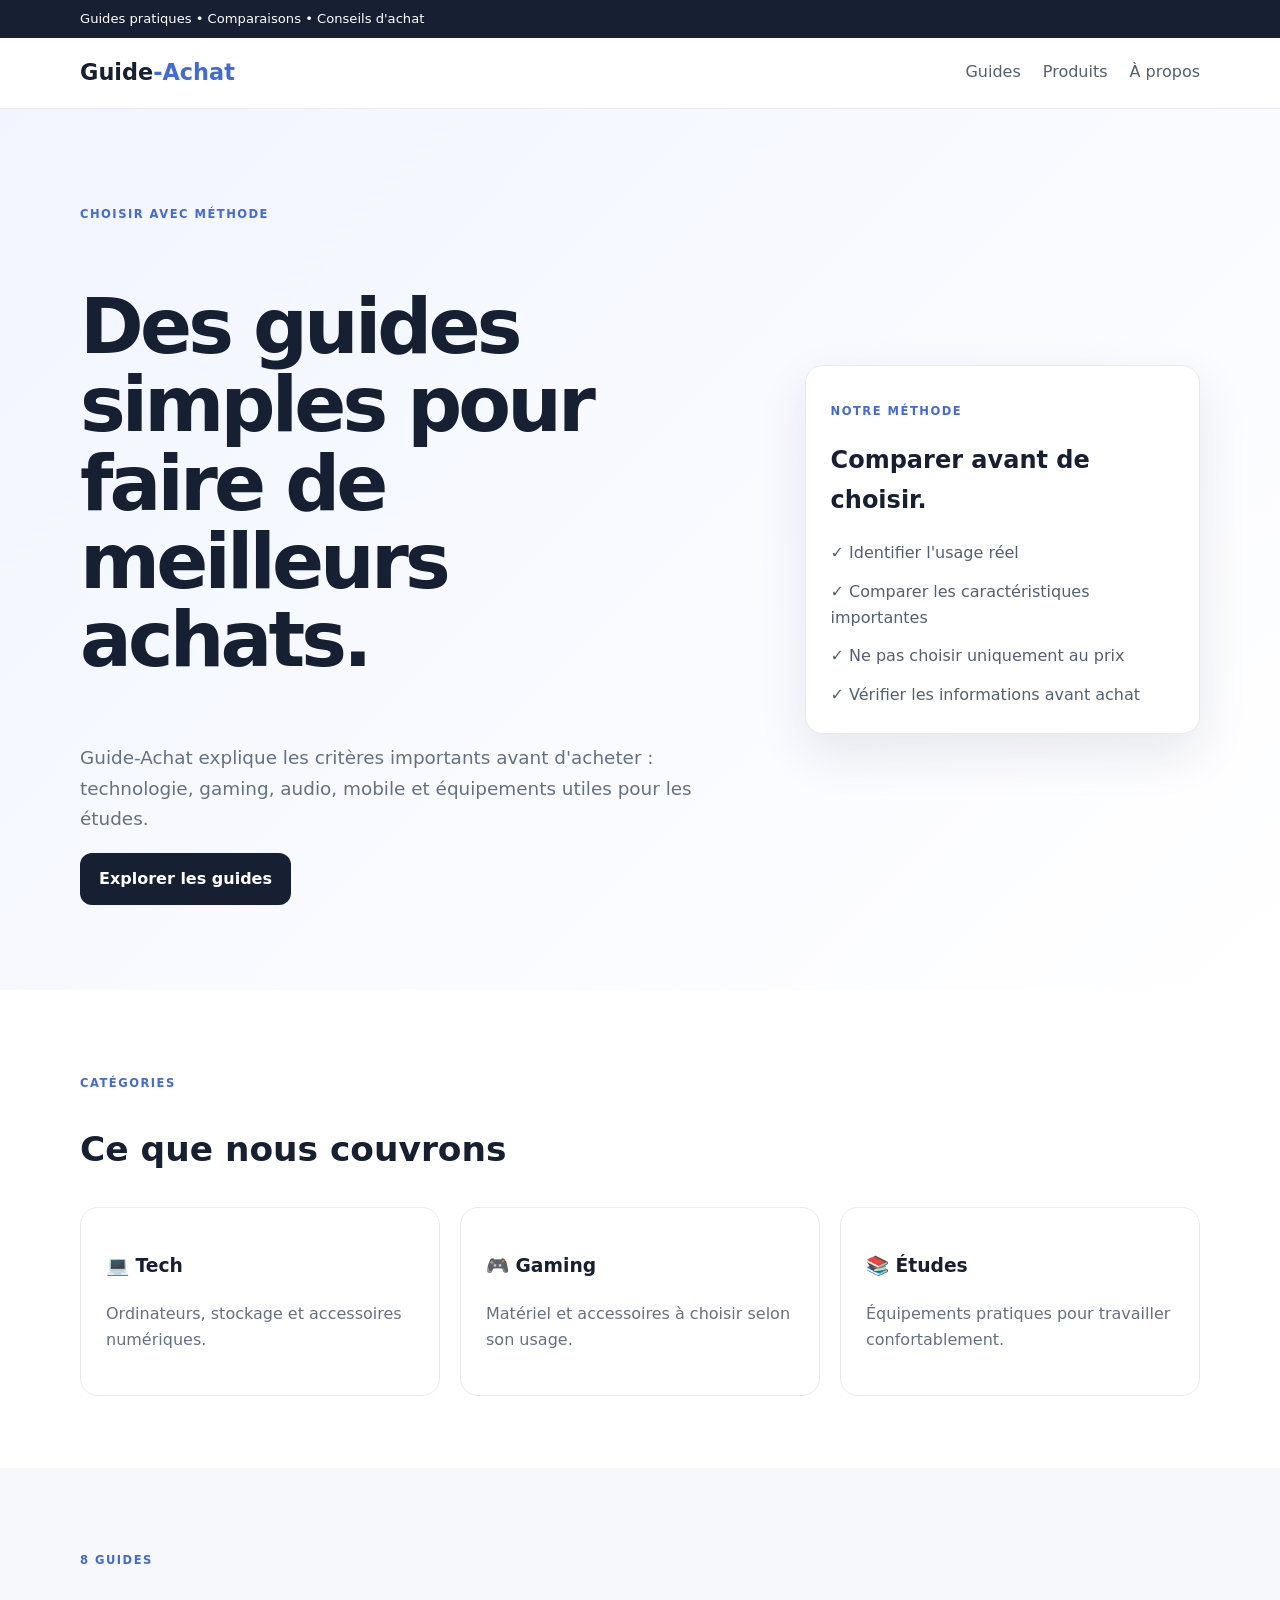
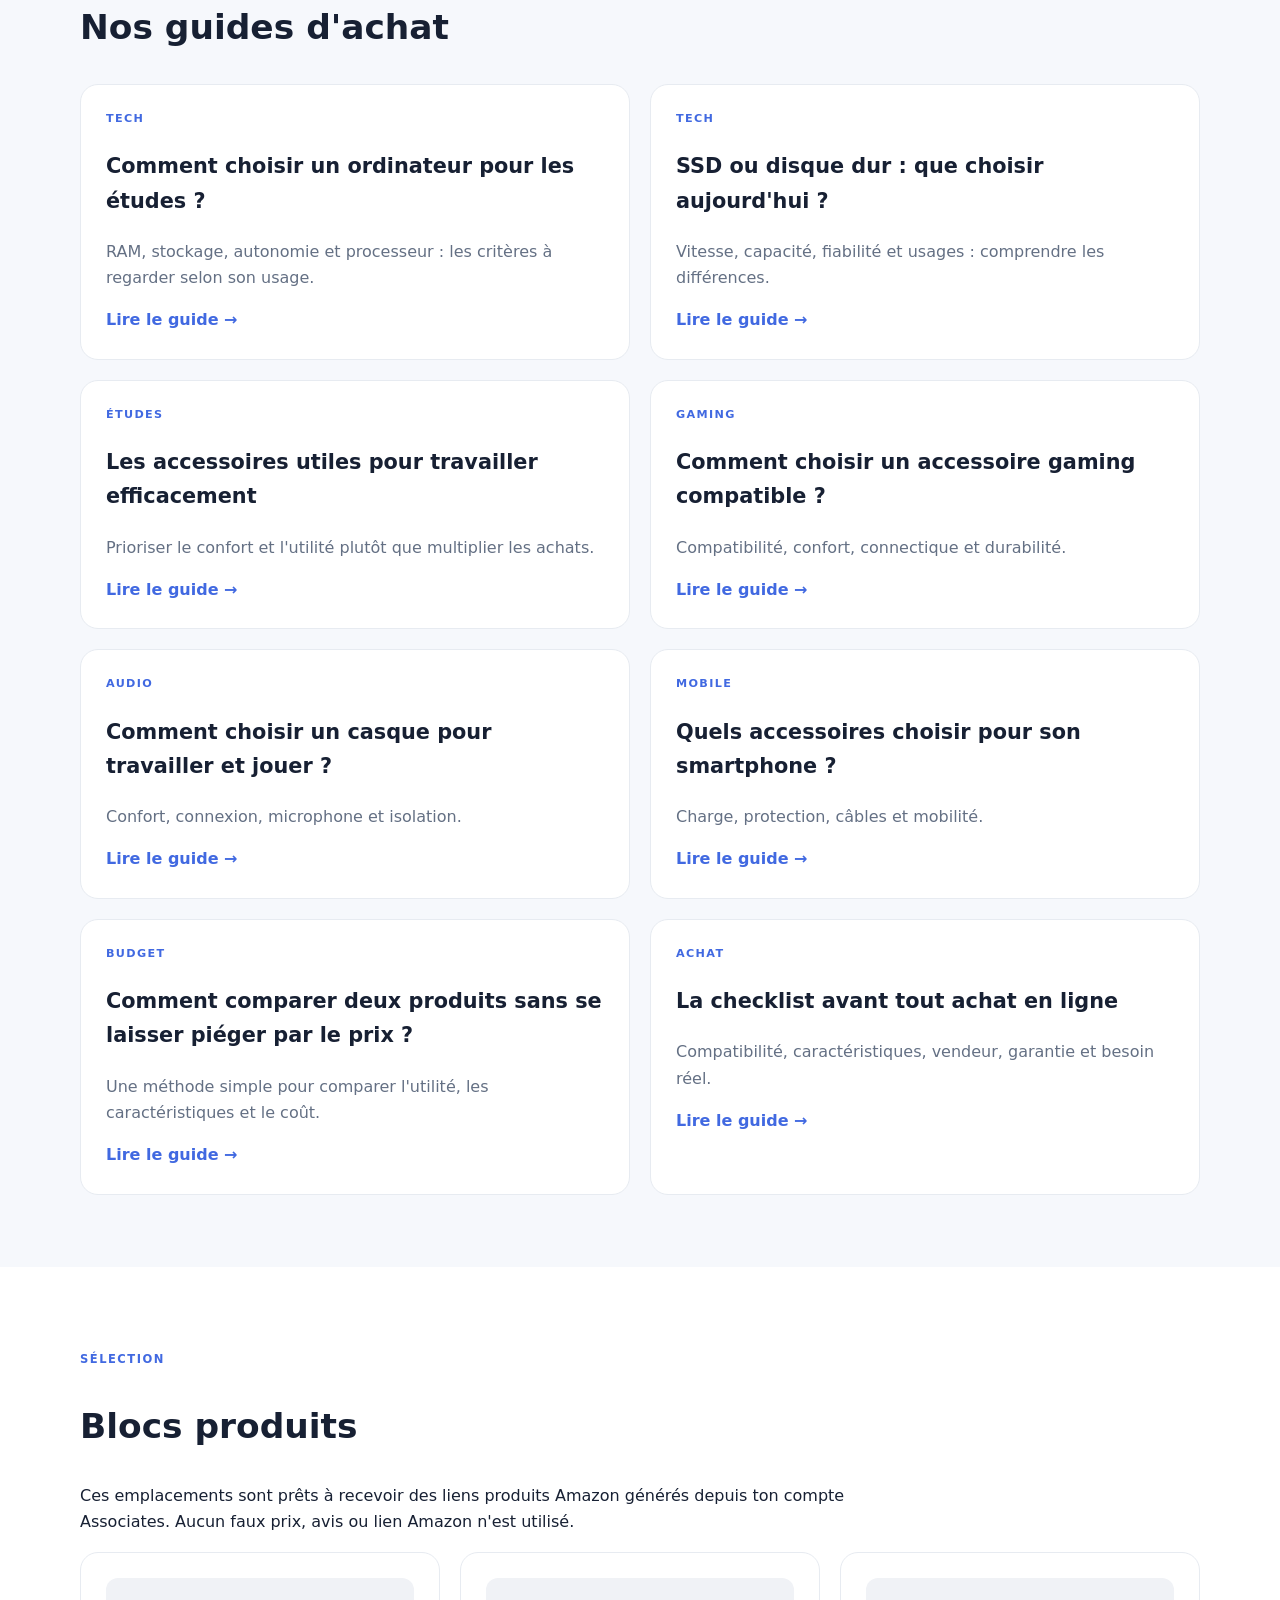
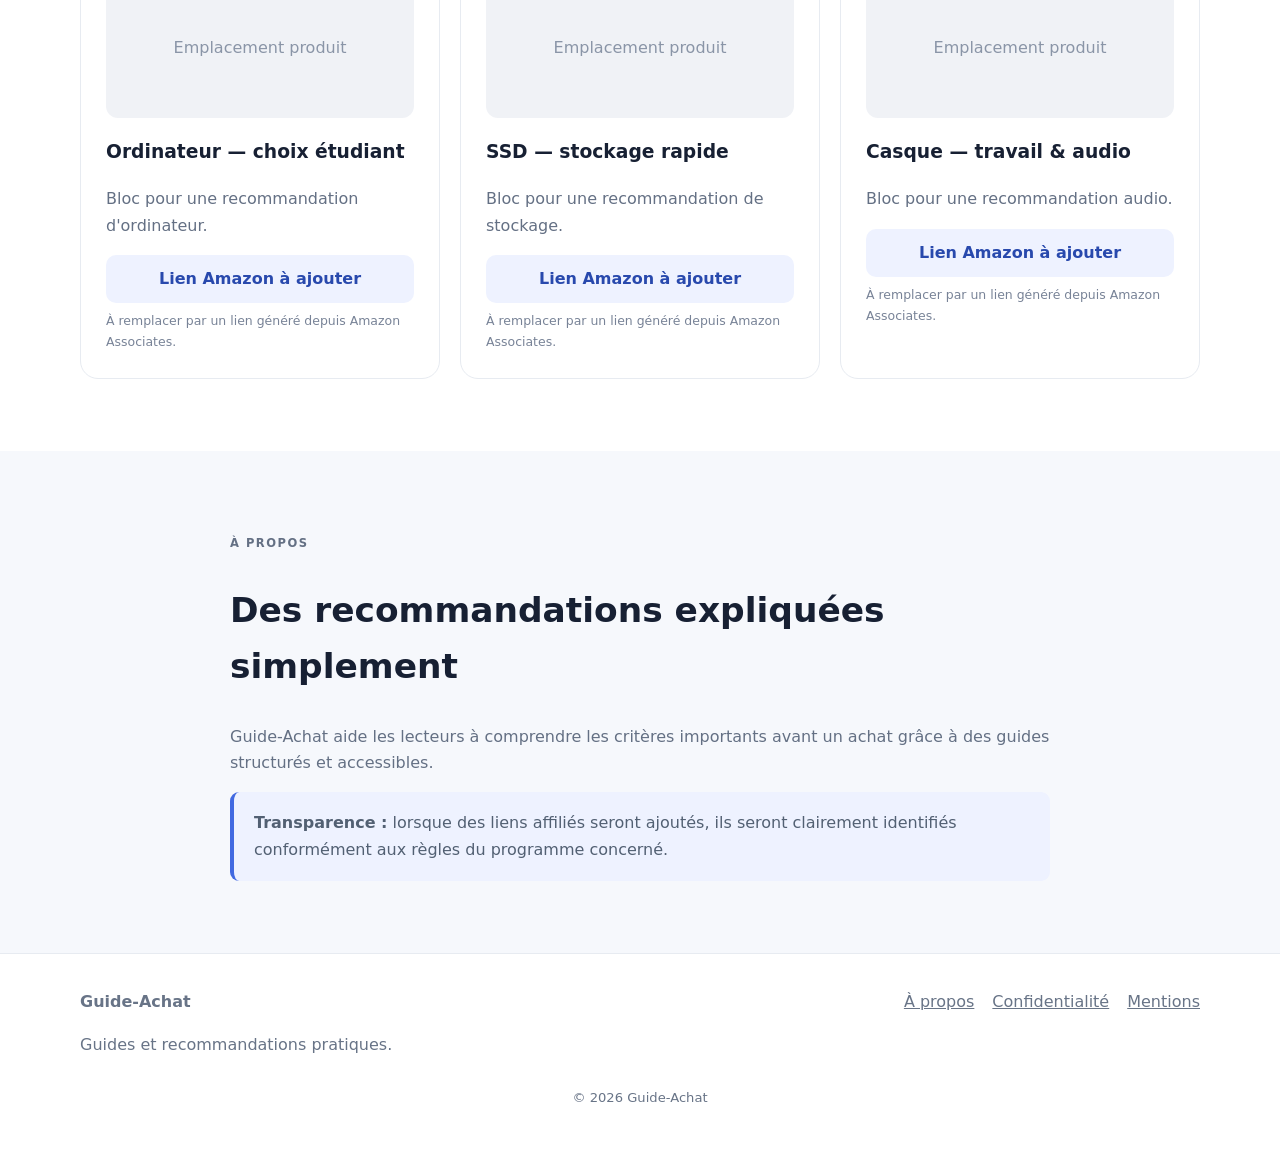
<file: index.html>
<!doctype html><html lang="fr"><head><meta charset="utf-8"><meta name="viewport" content="width=device-width,initial-scale=1"><title>Guide-Achat — Guides et recommandations</title><meta name="description" content="Guides pratiques pour mieux choisir ses produits tech, gaming, audio, mobile et équipements pour les études."><link rel="stylesheet" href="style.css"></head><body>
<div class="topbar"><div class="container">Guides pratiques • Comparaisons • Conseils d'achat</div></div>
<header class="site-header"><div class="container nav"><a class="logo" href="index.html">Guide<span>-Achat</span></a><nav class="navlinks"><a href="#guides">Guides</a><a href="#produits">Produits</a><a href="#apropos">À propos</a></nav></div></header>
<main>
<section class="hero"><div class="container hero-grid"><div><p class="eyebrow">Choisir avec méthode</p><h1>Des guides simples pour faire de meilleurs achats.</h1><p class="lead">Guide-Achat explique les critères importants avant d'acheter : technologie, gaming, audio, mobile et équipements utiles pour les études.</p><a class="button" href="#guides">Explorer les guides</a></div><div class="hero-panel"><p class="eyebrow">Notre méthode</p><h2>Comparer avant de choisir.</h2><div class="checks"><div class="check">✓ Identifier l'usage réel</div><div class="check">✓ Comparer les caractéristiques importantes</div><div class="check">✓ Ne pas choisir uniquement au prix</div><div class="check">✓ Vérifier les informations avant achat</div></div></div></div></section>
<section class="section"><div class="container"><p class="eyebrow">Catégories</p><h2>Ce que nous couvrons</h2><div class="cards"><article class="card"><h3>💻 Tech</h3><p>Ordinateurs, stockage et accessoires numériques.</p></article><article class="card"><h3>🎮 Gaming</h3><p>Matériel et accessoires à choisir selon son usage.</p></article><article class="card"><h3>📚 Études</h3><p>Équipements pratiques pour travailler confortablement.</p></article></div></div></section>
<section id="guides" class="section soft"><div class="container"><p class="eyebrow">8 guides</p><h2>Nos guides d'achat</h2><div class="articles"><article class="article"><div class="tag">TECH</div><h3>Comment choisir un ordinateur pour les études ?</h3><p>RAM, stockage, autonomie et processeur : les critères à regarder selon son usage.</p><a class="read" href="guide-ordinateur.html">Lire le guide →</a></article><article class="article"><div class="tag">TECH</div><h3>SSD ou disque dur : que choisir aujourd&#x27;hui ?</h3><p>Vitesse, capacité, fiabilité et usages : comprendre les différences.</p><a class="read" href="guide-stockage.html">Lire le guide →</a></article><article class="article"><div class="tag">ÉTUDES</div><h3>Les accessoires utiles pour travailler efficacement</h3><p>Prioriser le confort et l&#x27;utilité plutôt que multiplier les achats.</p><a class="read" href="guide-etudes.html">Lire le guide →</a></article><article class="article"><div class="tag">GAMING</div><h3>Comment choisir un accessoire gaming compatible ?</h3><p>Compatibilité, confort, connectique et durabilité.</p><a class="read" href="guide-gaming.html">Lire le guide →</a></article><article class="article"><div class="tag">AUDIO</div><h3>Comment choisir un casque pour travailler et jouer ?</h3><p>Confort, connexion, microphone et isolation.</p><a class="read" href="guide-casque.html">Lire le guide →</a></article><article class="article"><div class="tag">MOBILE</div><h3>Quels accessoires choisir pour son smartphone ?</h3><p>Charge, protection, câbles et mobilité.</p><a class="read" href="guide-mobile.html">Lire le guide →</a></article><article class="article"><div class="tag">BUDGET</div><h3>Comment comparer deux produits sans se laisser piéger par le prix ?</h3><p>Une méthode simple pour comparer l&#x27;utilité, les caractéristiques et le coût.</p><a class="read" href="guide-comparatif.html">Lire le guide →</a></article><article class="article"><div class="tag">ACHAT</div><h3>La checklist avant tout achat en ligne</h3><p>Compatibilité, caractéristiques, vendeur, garantie et besoin réel.</p><a class="read" href="guide-checklist.html">Lire le guide →</a></article></div></div></section>
<section id="produits" class="section"><div class="container"><p class="eyebrow">Sélection</p><h2>Blocs produits</h2><p class="narrow">Ces emplacements sont prêts à recevoir des liens produits Amazon générés depuis ton compte Associates. Aucun faux prix, avis ou lien Amazon n'est utilisé.</p><div class="product-grid"><article class="product"><div class="ph">Emplacement produit</div><h3>Ordinateur — choix étudiant</h3><p>Bloc pour une recommandation d&#x27;ordinateur.</p><a class="amazon-slot" href="#">Lien Amazon à ajouter</a><div class="amazon-note">À remplacer par un lien généré depuis Amazon Associates.</div></article><article class="product"><div class="ph">Emplacement produit</div><h3>SSD — stockage rapide</h3><p>Bloc pour une recommandation de stockage.</p><a class="amazon-slot" href="#">Lien Amazon à ajouter</a><div class="amazon-note">À remplacer par un lien généré depuis Amazon Associates.</div></article><article class="product"><div class="ph">Emplacement produit</div><h3>Casque — travail &amp; audio</h3><p>Bloc pour une recommandation audio.</p><a class="amazon-slot" href="#">Lien Amazon à ajouter</a><div class="amazon-note">À remplacer par un lien généré depuis Amazon Associates.</div></article></div></div></section>
<section id="apropos" class="section soft"><div class="container narrow"><p class="eyebrow">À propos</p><h2>Des recommandations expliquées simplement</h2><p>Guide-Achat aide les lecteurs à comprendre les critères importants avant un achat grâce à des guides structurés et accessibles.</p><div class="notice"><strong>Transparence :</strong> lorsque des liens affiliés seront ajoutés, ils seront clairement identifiés conformément aux règles du programme concerné.</div></div></section>
</main><footer><div class="container footer-grid"><div><strong>Guide-Achat</strong><p>Guides et recommandations pratiques.</p></div><div class="footer-links"><a href="a-propos.html">À propos</a><a href="confidentialite.html">Confidentialité</a><a href="mentions.html">Mentions</a></div></div><p class="copyright">© 2026 Guide-Achat</p></footer></body></html>
</file>
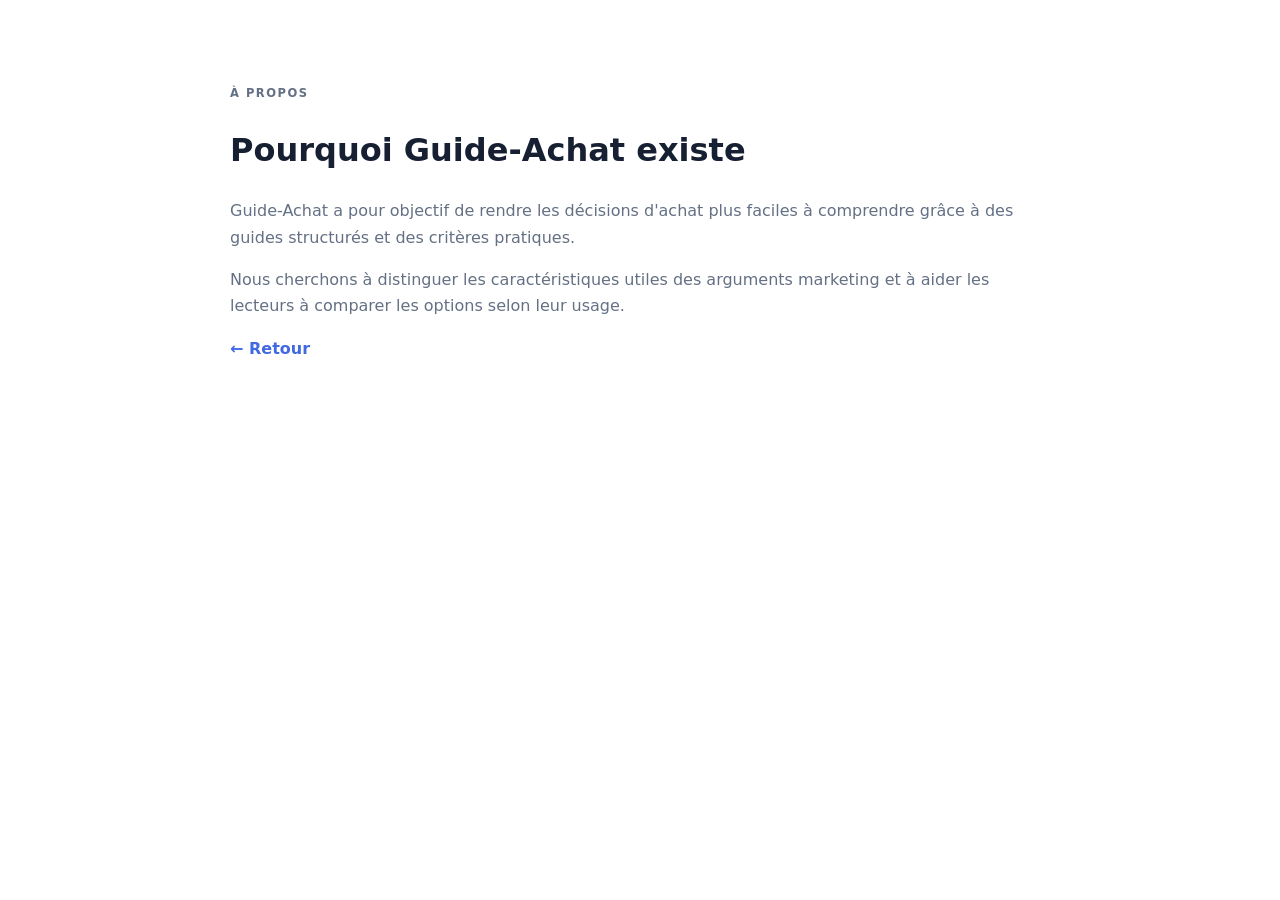
<file: a-propos.html>
<!doctype html><html lang="fr"><head><meta charset="utf-8"><meta name="viewport" content="width=device-width,initial-scale=1"><title>À propos — Guide-Achat</title><link rel="stylesheet" href="style.css"></head><body><main class="section"><div class="container narrow"><p class="eyebrow">À PROPOS</p><h1>Pourquoi Guide-Achat existe</h1><p>Guide-Achat a pour objectif de rendre les décisions d'achat plus faciles à comprendre grâce à des guides structurés et des critères pratiques.</p><p>Nous cherchons à distinguer les caractéristiques utiles des arguments marketing et à aider les lecteurs à comparer les options selon leur usage.</p><p><a class="back" href="index.html">← Retour</a></p></div></main></body></html>
</file>
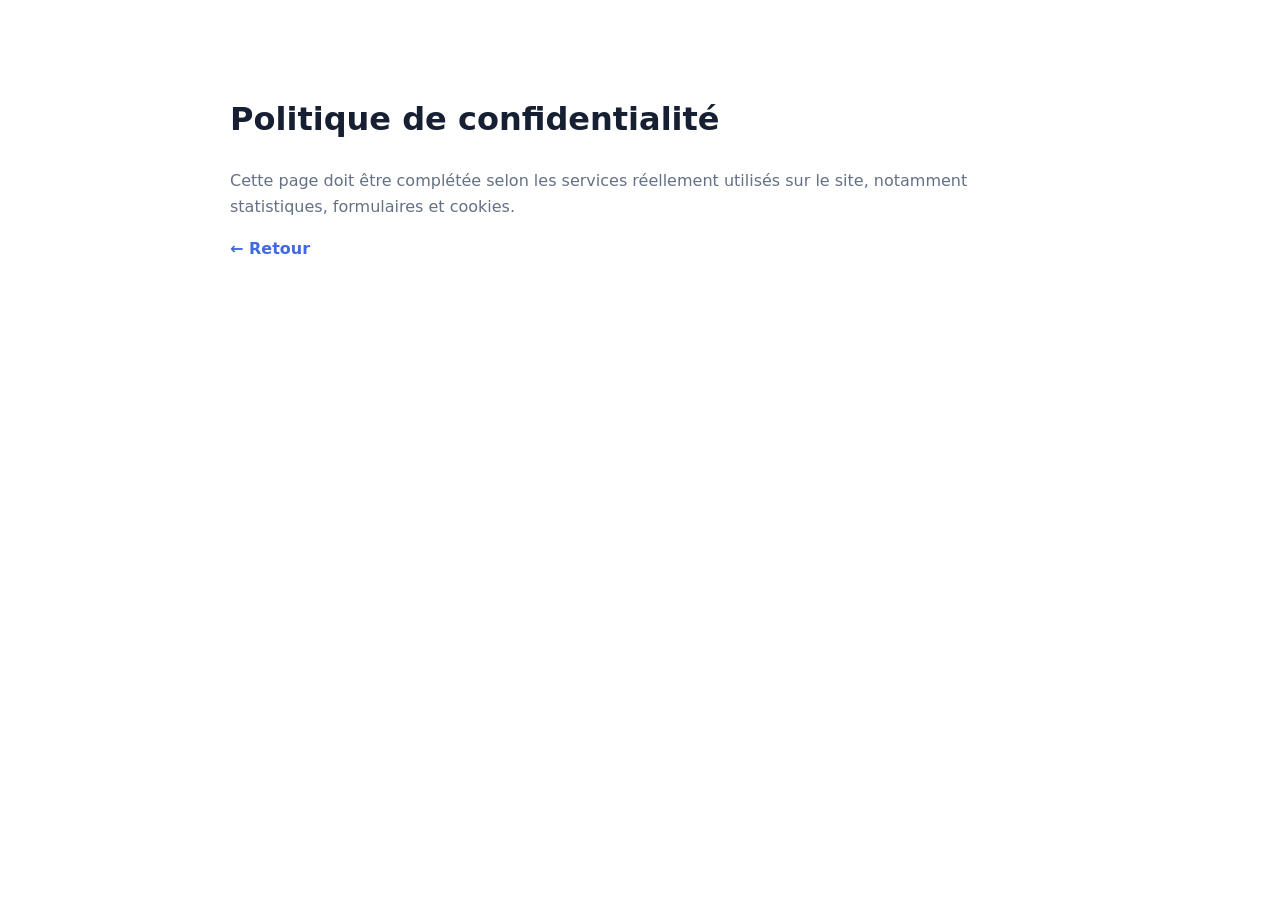
<file: confidentialite.html>
<!doctype html><html lang="fr"><head><meta charset="utf-8"><meta name="viewport" content="width=device-width,initial-scale=1"><title>Confidentialité — Guide-Achat</title><link rel="stylesheet" href="style.css"></head><body><main class="section"><div class="container narrow"><h1>Politique de confidentialité</h1><p>Cette page doit être complétée selon les services réellement utilisés sur le site, notamment statistiques, formulaires et cookies.</p><p><a class="back" href="index.html">← Retour</a></p></div></main></body></html>
</file>
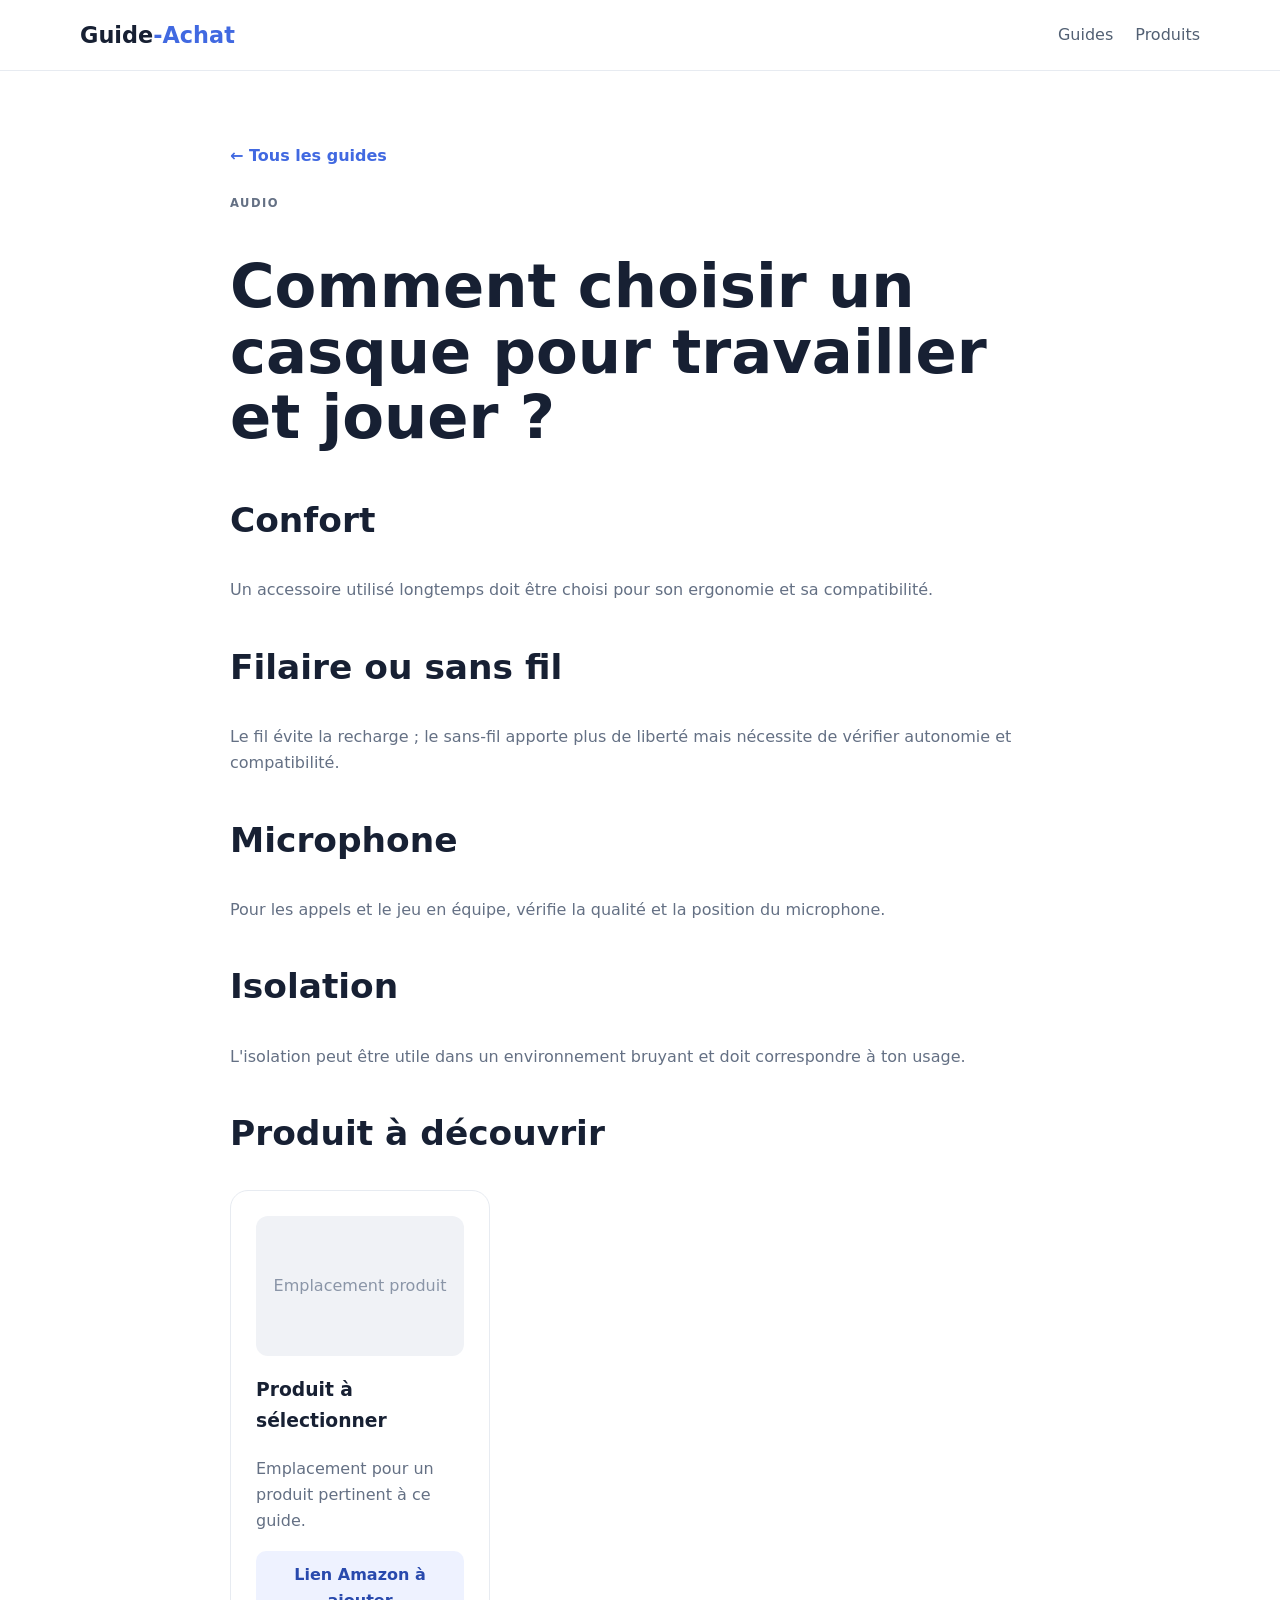
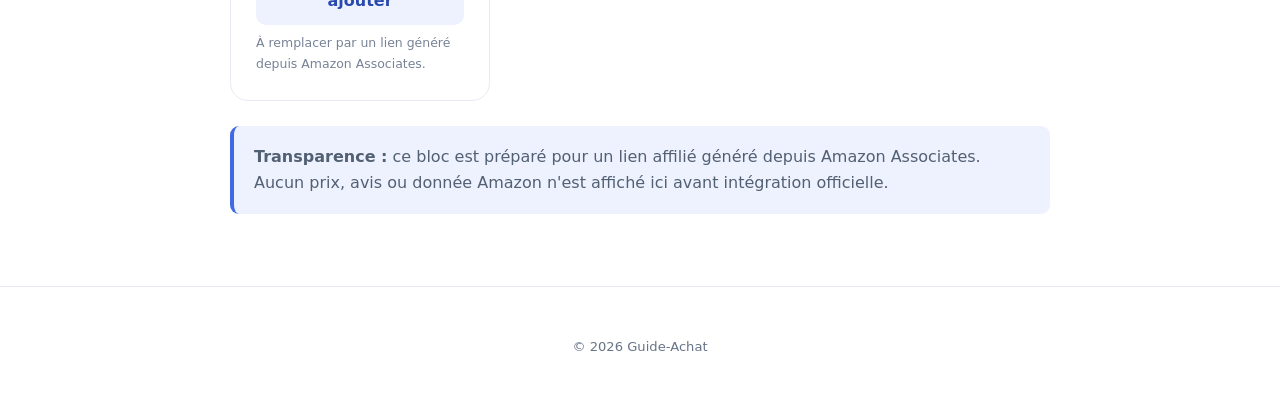
<file: guide-casque.html>
<!doctype html><html lang="fr"><head><meta charset="utf-8"><meta name="viewport" content="width=device-width,initial-scale=1"><title>Comment choisir un casque pour travailler et jouer ? — Guide-Achat</title><link rel="stylesheet" href="style.css"></head><body><header class="site-header"><div class="container nav"><a class="logo" href="index.html">Guide<span>-Achat</span></a><nav class="navlinks"><a href="index.html#guides">Guides</a><a href="index.html#produits">Produits</a></nav></div></header><main class="section article-page"><div class="container narrow"><a class="back" href="index.html#guides">← Tous les guides</a><p class="eyebrow" style="margin-top:25px">AUDIO</p><h1>Comment choisir un casque pour travailler et jouer ?</h1><h2>Confort</h2><p>Un accessoire utilisé longtemps doit être choisi pour son ergonomie et sa compatibilité.</p><h2>Filaire ou sans fil</h2><p>Le fil évite la recharge ; le sans-fil apporte plus de liberté mais nécessite de vérifier autonomie et compatibilité.</p><h2>Microphone</h2><p>Pour les appels et le jeu en équipe, vérifie la qualité et la position du microphone.</p><h2>Isolation</h2><p>L&#x27;isolation peut être utile dans un environnement bruyant et doit correspondre à ton usage.</p><h2>Produit à découvrir</h2><div class="product-grid"><article class="product"><div class="ph">Emplacement produit</div><h3>Produit à sélectionner</h3><p>Emplacement pour un produit pertinent à ce guide.</p><a class="amazon-slot" href="#">Lien Amazon à ajouter</a><div class="amazon-note">À remplacer par un lien généré depuis Amazon Associates.</div></article></div><div class="notice" style="margin-top:25px"><strong>Transparence :</strong> ce bloc est préparé pour un lien affilié généré depuis Amazon Associates. Aucun prix, avis ou donnée Amazon n'est affiché ici avant intégration officielle.</div></div></main><footer><p class="copyright">© 2026 Guide-Achat</p></footer></body></html>
</file>
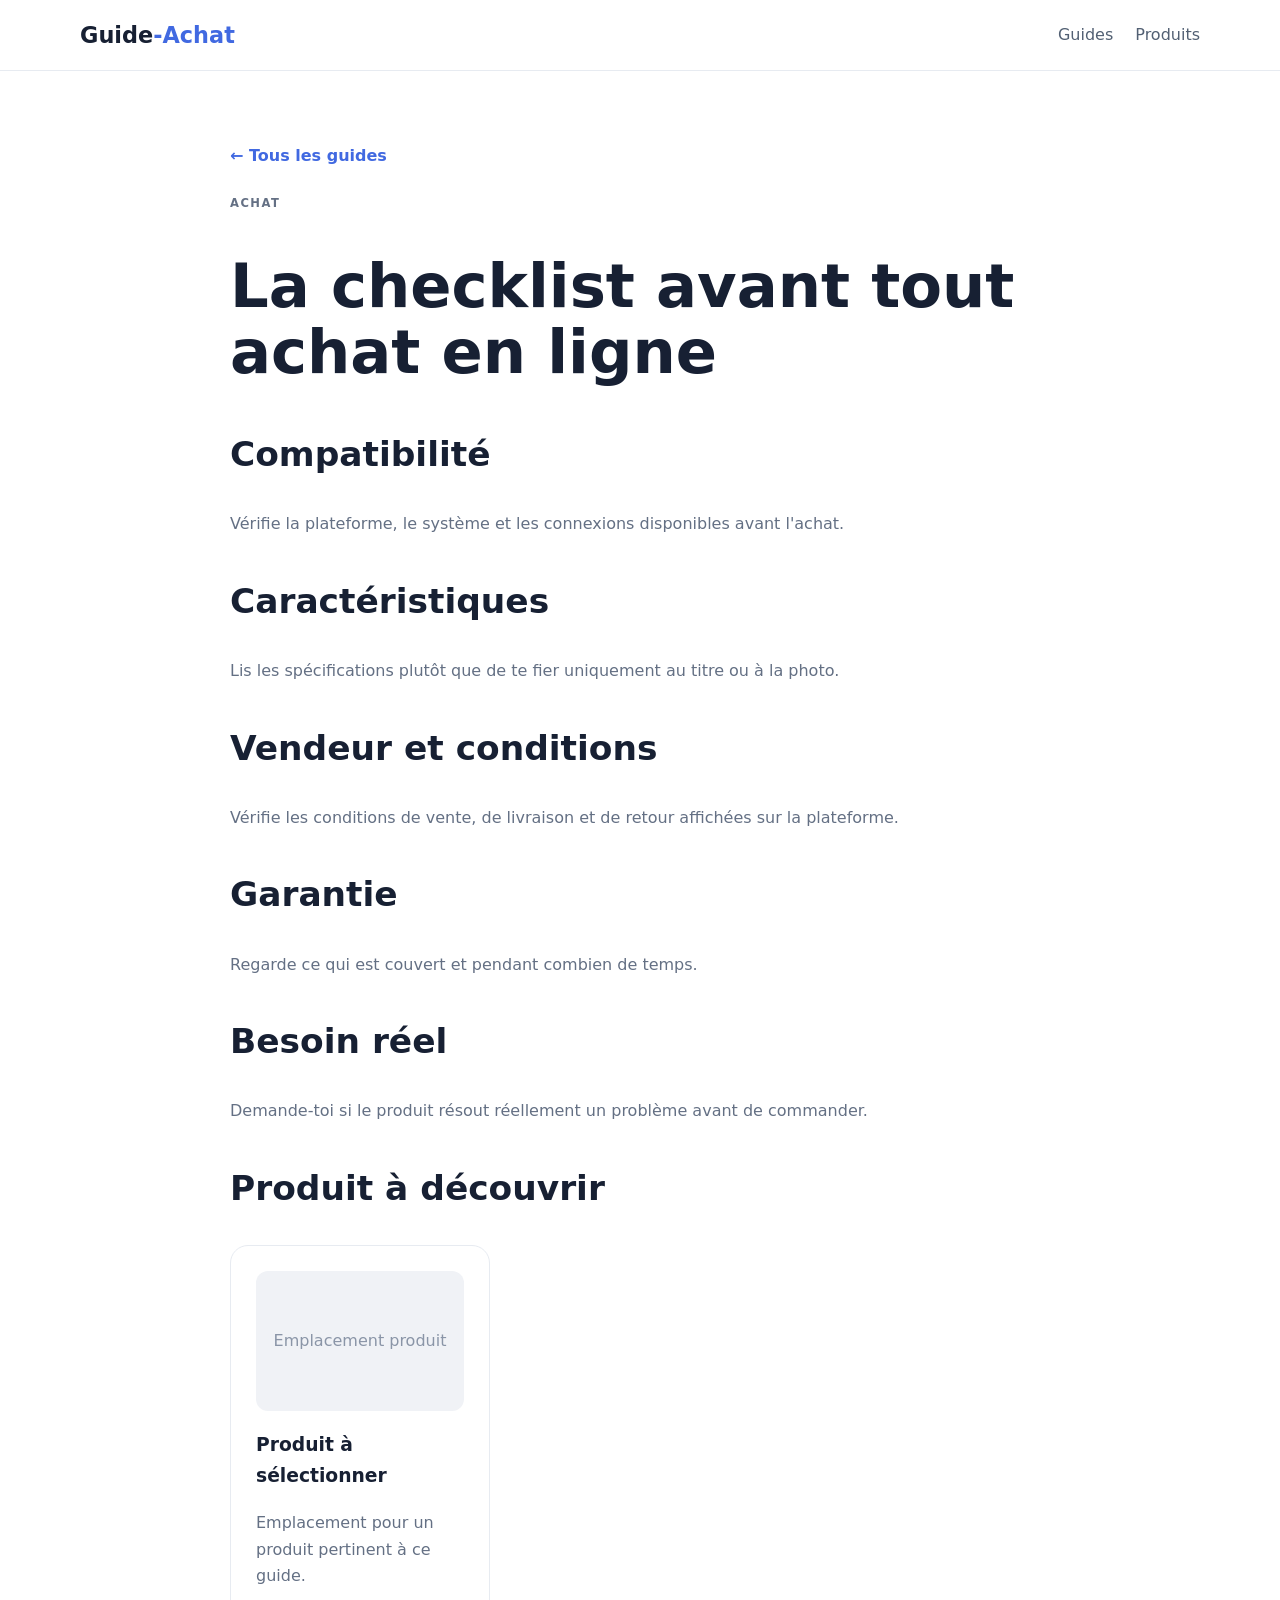
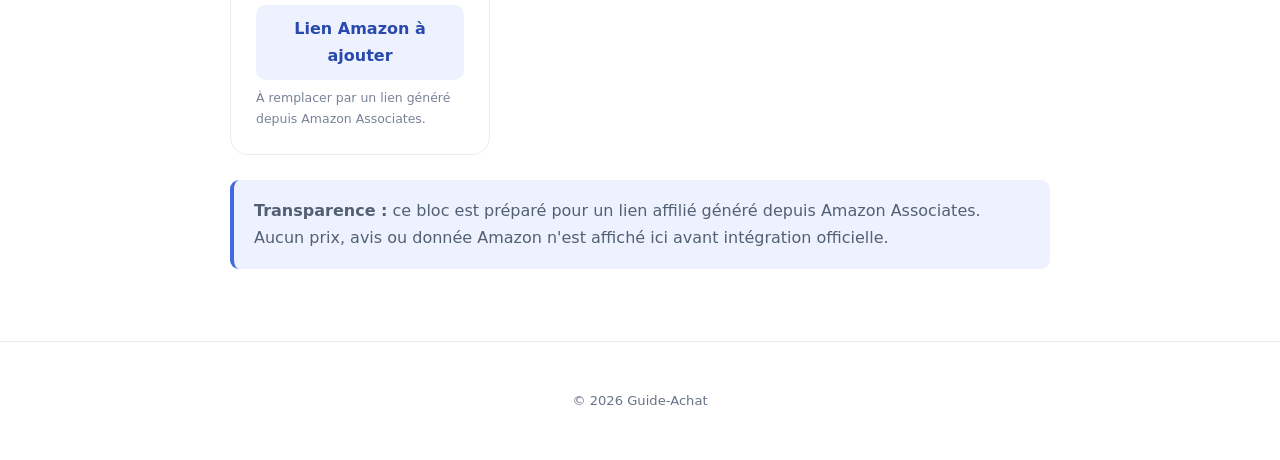
<file: guide-checklist.html>
<!doctype html><html lang="fr"><head><meta charset="utf-8"><meta name="viewport" content="width=device-width,initial-scale=1"><title>La checklist avant tout achat en ligne — Guide-Achat</title><link rel="stylesheet" href="style.css"></head><body><header class="site-header"><div class="container nav"><a class="logo" href="index.html">Guide<span>-Achat</span></a><nav class="navlinks"><a href="index.html#guides">Guides</a><a href="index.html#produits">Produits</a></nav></div></header><main class="section article-page"><div class="container narrow"><a class="back" href="index.html#guides">← Tous les guides</a><p class="eyebrow" style="margin-top:25px">ACHAT</p><h1>La checklist avant tout achat en ligne</h1><h2>Compatibilité</h2><p>Vérifie la plateforme, le système et les connexions disponibles avant l&#x27;achat.</p><h2>Caractéristiques</h2><p>Lis les spécifications plutôt que de te fier uniquement au titre ou à la photo.</p><h2>Vendeur et conditions</h2><p>Vérifie les conditions de vente, de livraison et de retour affichées sur la plateforme.</p><h2>Garantie</h2><p>Regarde ce qui est couvert et pendant combien de temps.</p><h2>Besoin réel</h2><p>Demande-toi si le produit résout réellement un problème avant de commander.</p><h2>Produit à découvrir</h2><div class="product-grid"><article class="product"><div class="ph">Emplacement produit</div><h3>Produit à sélectionner</h3><p>Emplacement pour un produit pertinent à ce guide.</p><a class="amazon-slot" href="#">Lien Amazon à ajouter</a><div class="amazon-note">À remplacer par un lien généré depuis Amazon Associates.</div></article></div><div class="notice" style="margin-top:25px"><strong>Transparence :</strong> ce bloc est préparé pour un lien affilié généré depuis Amazon Associates. Aucun prix, avis ou donnée Amazon n'est affiché ici avant intégration officielle.</div></div></main><footer><p class="copyright">© 2026 Guide-Achat</p></footer></body></html>
</file>
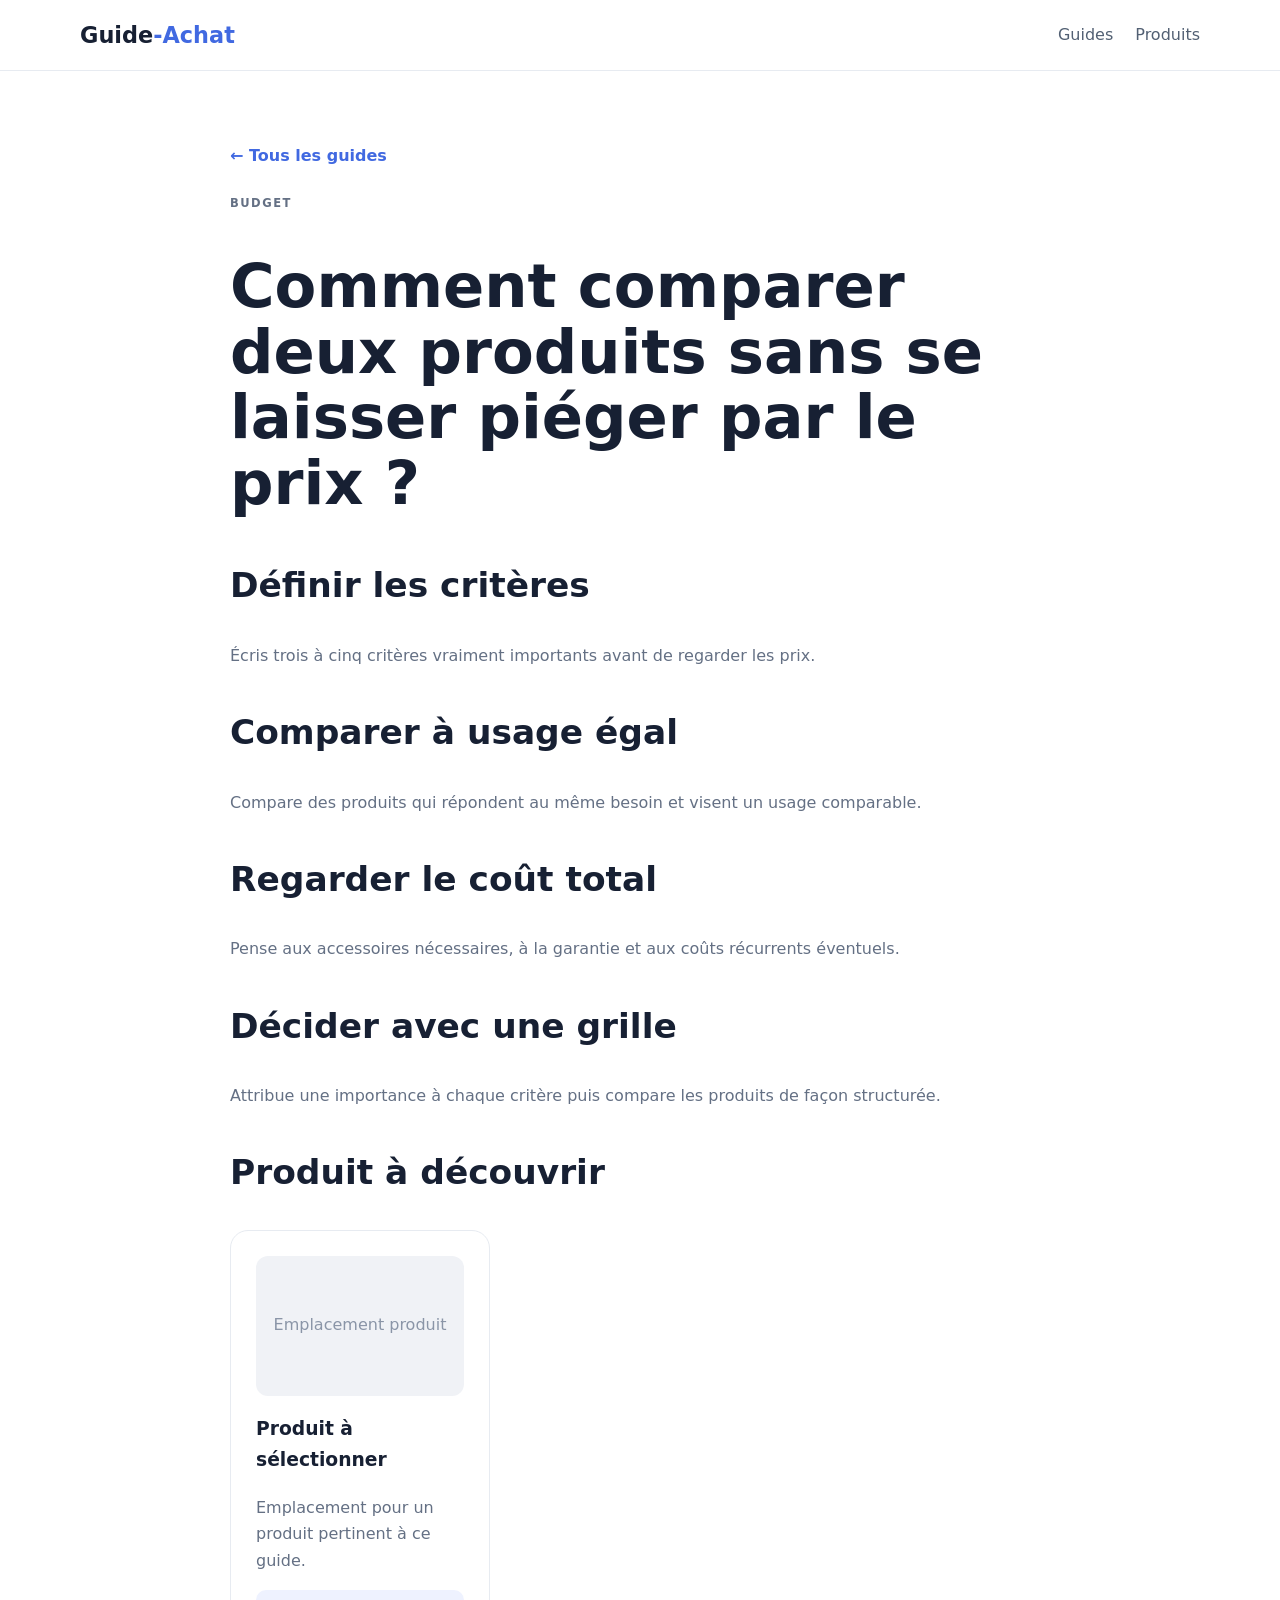
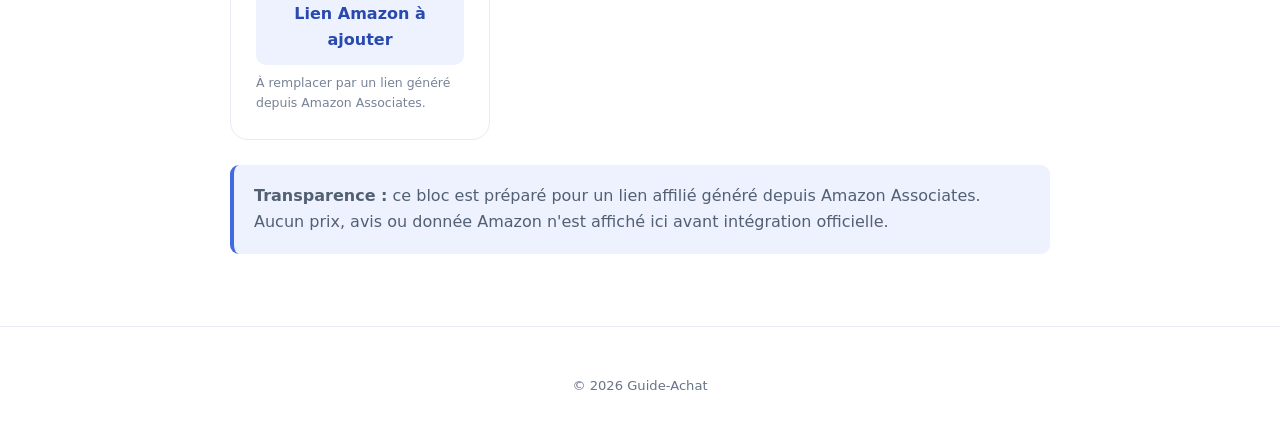
<file: guide-comparatif.html>
<!doctype html><html lang="fr"><head><meta charset="utf-8"><meta name="viewport" content="width=device-width,initial-scale=1"><title>Comment comparer deux produits sans se laisser piéger par le prix ? — Guide-Achat</title><link rel="stylesheet" href="style.css"></head><body><header class="site-header"><div class="container nav"><a class="logo" href="index.html">Guide<span>-Achat</span></a><nav class="navlinks"><a href="index.html#guides">Guides</a><a href="index.html#produits">Produits</a></nav></div></header><main class="section article-page"><div class="container narrow"><a class="back" href="index.html#guides">← Tous les guides</a><p class="eyebrow" style="margin-top:25px">BUDGET</p><h1>Comment comparer deux produits sans se laisser piéger par le prix ?</h1><h2>Définir les critères</h2><p>Écris trois à cinq critères vraiment importants avant de regarder les prix.</p><h2>Comparer à usage égal</h2><p>Compare des produits qui répondent au même besoin et visent un usage comparable.</p><h2>Regarder le coût total</h2><p>Pense aux accessoires nécessaires, à la garantie et aux coûts récurrents éventuels.</p><h2>Décider avec une grille</h2><p>Attribue une importance à chaque critère puis compare les produits de façon structurée.</p><h2>Produit à découvrir</h2><div class="product-grid"><article class="product"><div class="ph">Emplacement produit</div><h3>Produit à sélectionner</h3><p>Emplacement pour un produit pertinent à ce guide.</p><a class="amazon-slot" href="#">Lien Amazon à ajouter</a><div class="amazon-note">À remplacer par un lien généré depuis Amazon Associates.</div></article></div><div class="notice" style="margin-top:25px"><strong>Transparence :</strong> ce bloc est préparé pour un lien affilié généré depuis Amazon Associates. Aucun prix, avis ou donnée Amazon n'est affiché ici avant intégration officielle.</div></div></main><footer><p class="copyright">© 2026 Guide-Achat</p></footer></body></html>
</file>
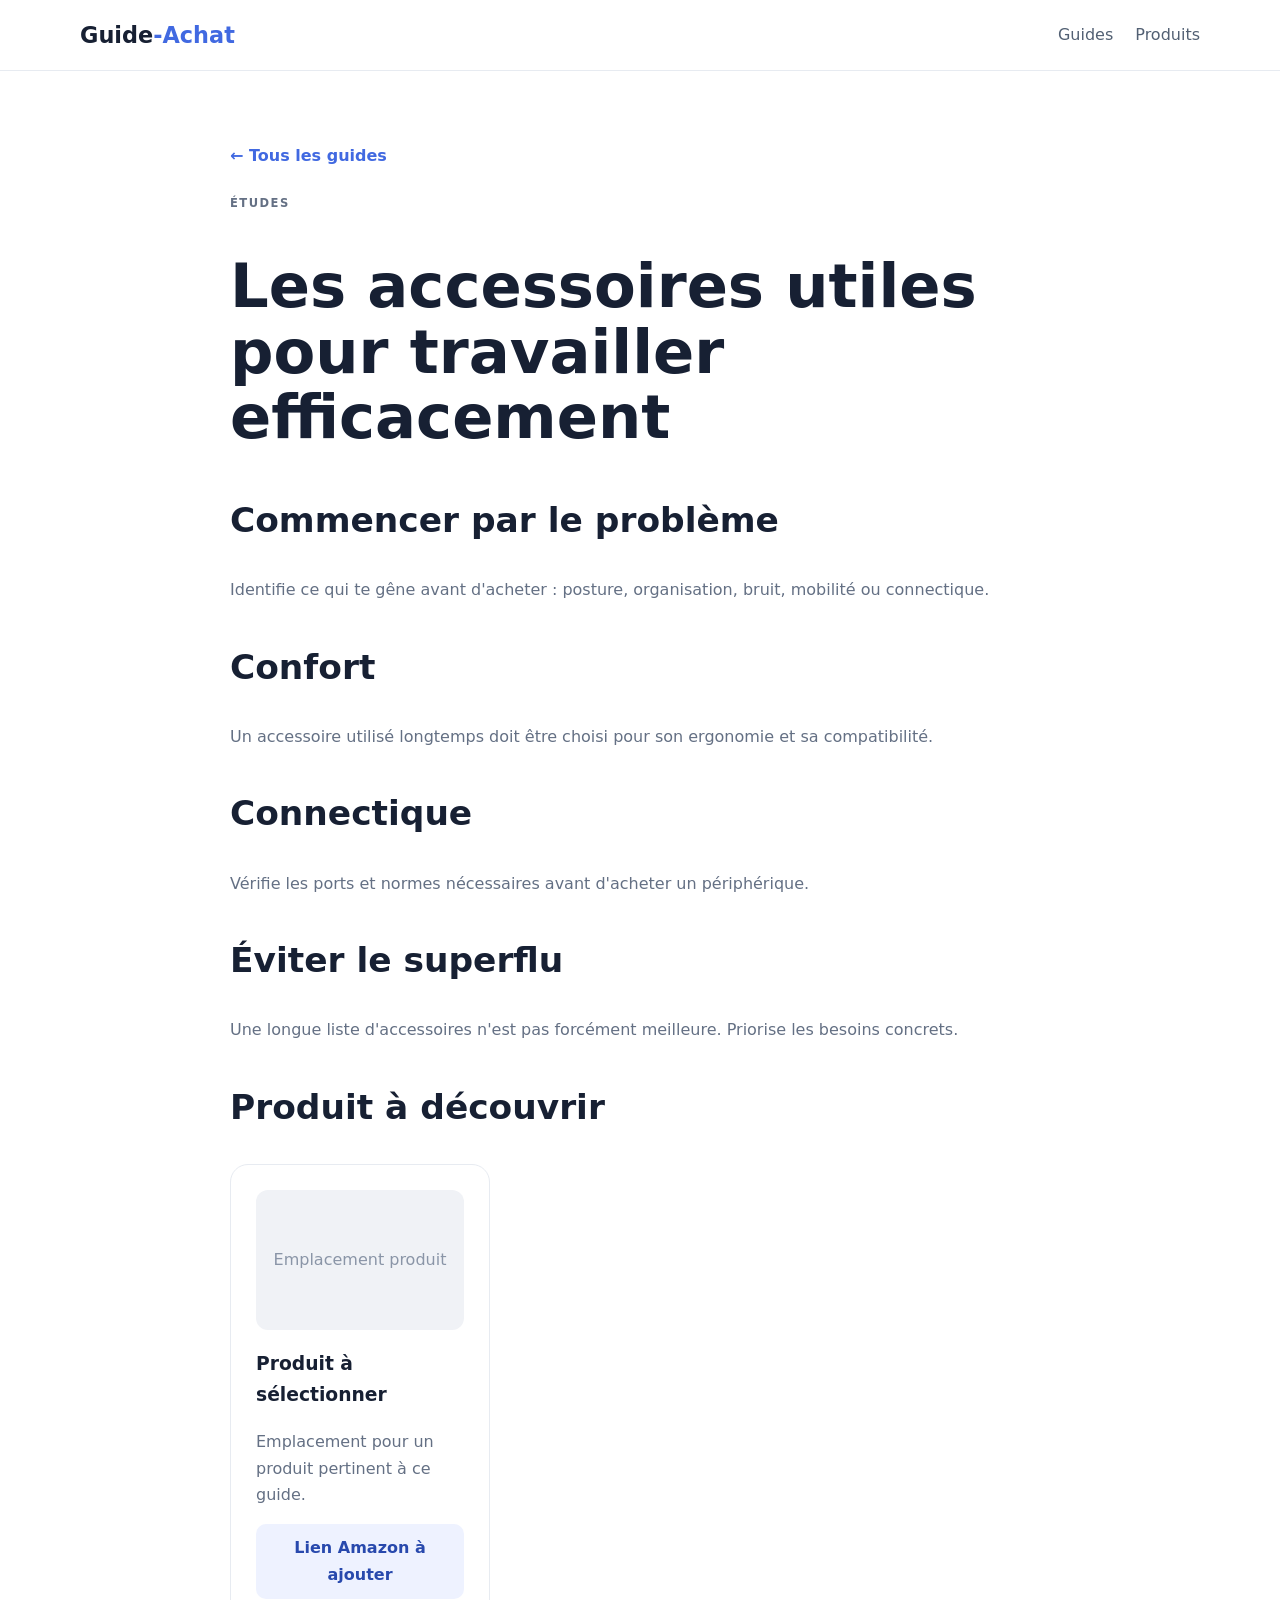
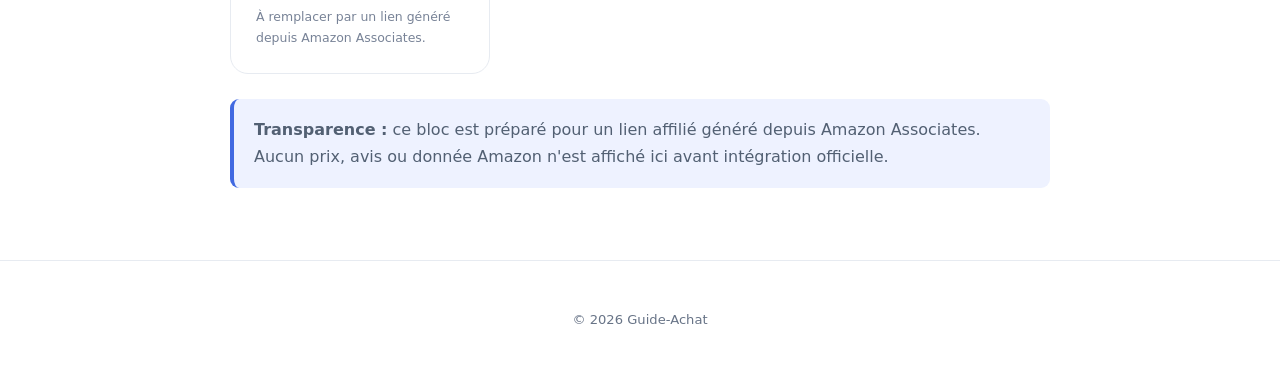
<file: guide-etudes.html>
<!doctype html><html lang="fr"><head><meta charset="utf-8"><meta name="viewport" content="width=device-width,initial-scale=1"><title>Les accessoires utiles pour travailler efficacement — Guide-Achat</title><link rel="stylesheet" href="style.css"></head><body><header class="site-header"><div class="container nav"><a class="logo" href="index.html">Guide<span>-Achat</span></a><nav class="navlinks"><a href="index.html#guides">Guides</a><a href="index.html#produits">Produits</a></nav></div></header><main class="section article-page"><div class="container narrow"><a class="back" href="index.html#guides">← Tous les guides</a><p class="eyebrow" style="margin-top:25px">ÉTUDES</p><h1>Les accessoires utiles pour travailler efficacement</h1><h2>Commencer par le problème</h2><p>Identifie ce qui te gêne avant d&#x27;acheter : posture, organisation, bruit, mobilité ou connectique.</p><h2>Confort</h2><p>Un accessoire utilisé longtemps doit être choisi pour son ergonomie et sa compatibilité.</p><h2>Connectique</h2><p>Vérifie les ports et normes nécessaires avant d&#x27;acheter un périphérique.</p><h2>Éviter le superflu</h2><p>Une longue liste d&#x27;accessoires n&#x27;est pas forcément meilleure. Priorise les besoins concrets.</p><h2>Produit à découvrir</h2><div class="product-grid"><article class="product"><div class="ph">Emplacement produit</div><h3>Produit à sélectionner</h3><p>Emplacement pour un produit pertinent à ce guide.</p><a class="amazon-slot" href="#">Lien Amazon à ajouter</a><div class="amazon-note">À remplacer par un lien généré depuis Amazon Associates.</div></article></div><div class="notice" style="margin-top:25px"><strong>Transparence :</strong> ce bloc est préparé pour un lien affilié généré depuis Amazon Associates. Aucun prix, avis ou donnée Amazon n'est affiché ici avant intégration officielle.</div></div></main><footer><p class="copyright">© 2026 Guide-Achat</p></footer></body></html>
</file>
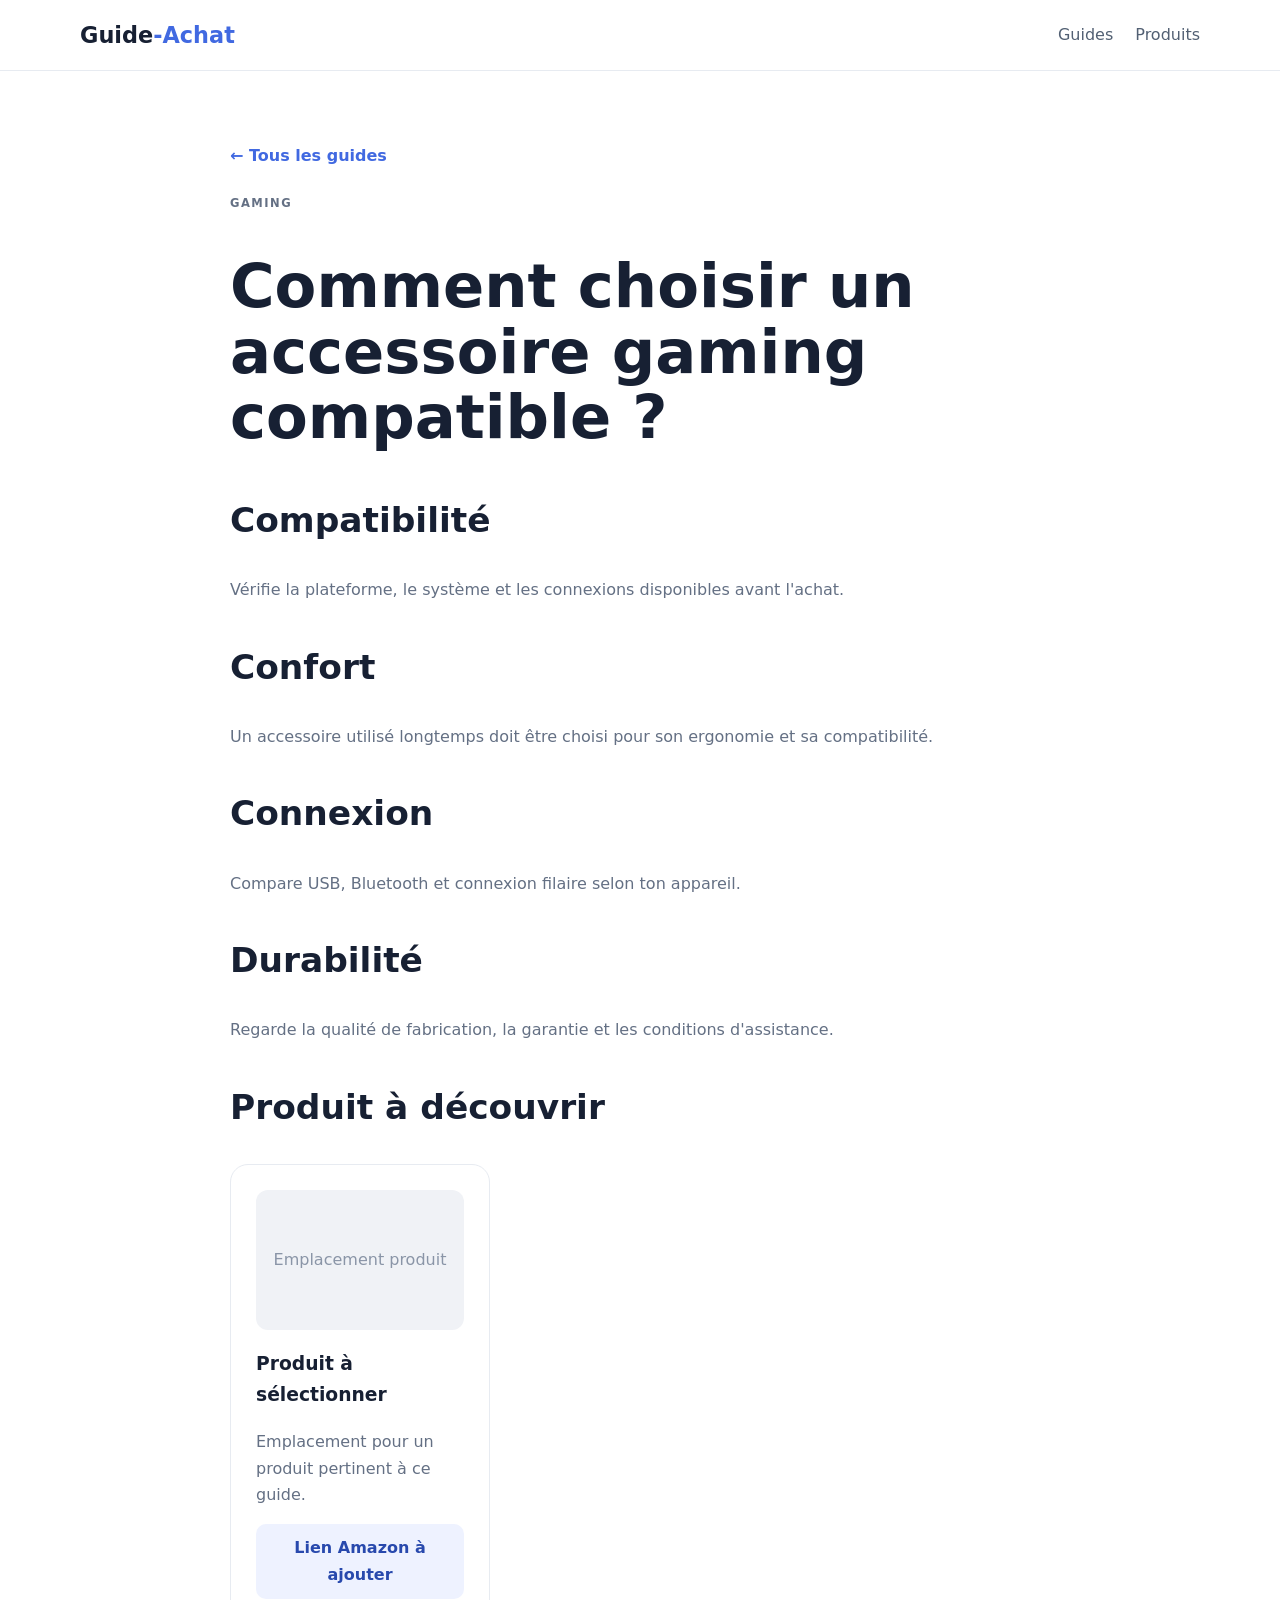
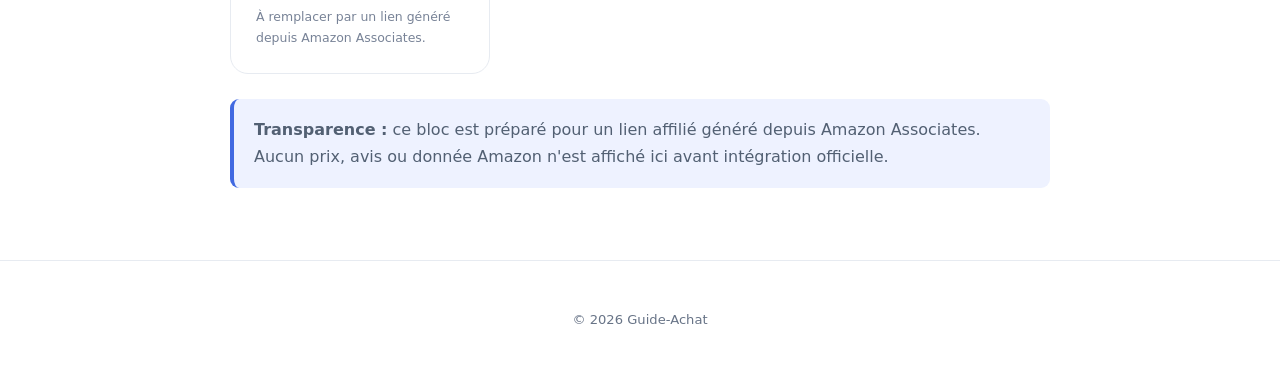
<file: guide-gaming.html>
<!doctype html><html lang="fr"><head><meta charset="utf-8"><meta name="viewport" content="width=device-width,initial-scale=1"><title>Comment choisir un accessoire gaming compatible ? — Guide-Achat</title><link rel="stylesheet" href="style.css"></head><body><header class="site-header"><div class="container nav"><a class="logo" href="index.html">Guide<span>-Achat</span></a><nav class="navlinks"><a href="index.html#guides">Guides</a><a href="index.html#produits">Produits</a></nav></div></header><main class="section article-page"><div class="container narrow"><a class="back" href="index.html#guides">← Tous les guides</a><p class="eyebrow" style="margin-top:25px">GAMING</p><h1>Comment choisir un accessoire gaming compatible ?</h1><h2>Compatibilité</h2><p>Vérifie la plateforme, le système et les connexions disponibles avant l&#x27;achat.</p><h2>Confort</h2><p>Un accessoire utilisé longtemps doit être choisi pour son ergonomie et sa compatibilité.</p><h2>Connexion</h2><p>Compare USB, Bluetooth et connexion filaire selon ton appareil.</p><h2>Durabilité</h2><p>Regarde la qualité de fabrication, la garantie et les conditions d&#x27;assistance.</p><h2>Produit à découvrir</h2><div class="product-grid"><article class="product"><div class="ph">Emplacement produit</div><h3>Produit à sélectionner</h3><p>Emplacement pour un produit pertinent à ce guide.</p><a class="amazon-slot" href="#">Lien Amazon à ajouter</a><div class="amazon-note">À remplacer par un lien généré depuis Amazon Associates.</div></article></div><div class="notice" style="margin-top:25px"><strong>Transparence :</strong> ce bloc est préparé pour un lien affilié généré depuis Amazon Associates. Aucun prix, avis ou donnée Amazon n'est affiché ici avant intégration officielle.</div></div></main><footer><p class="copyright">© 2026 Guide-Achat</p></footer></body></html>
</file>
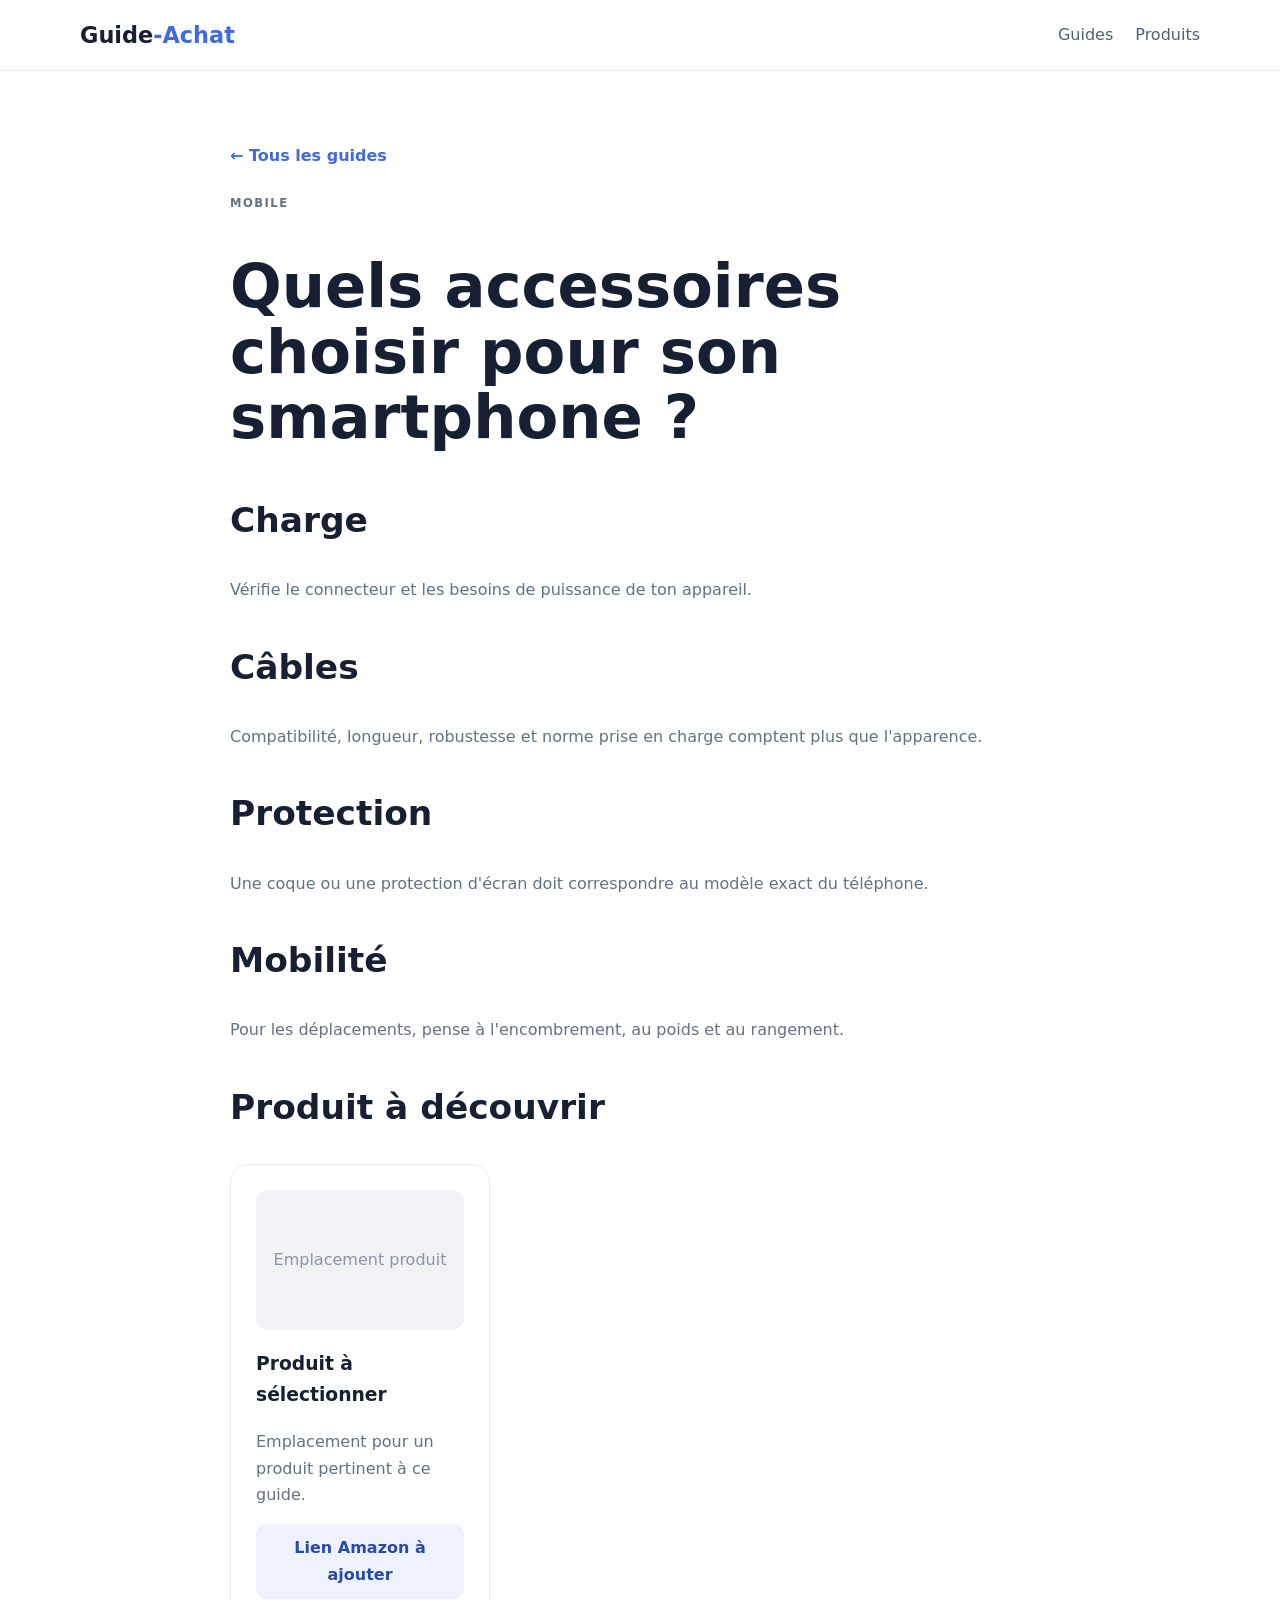
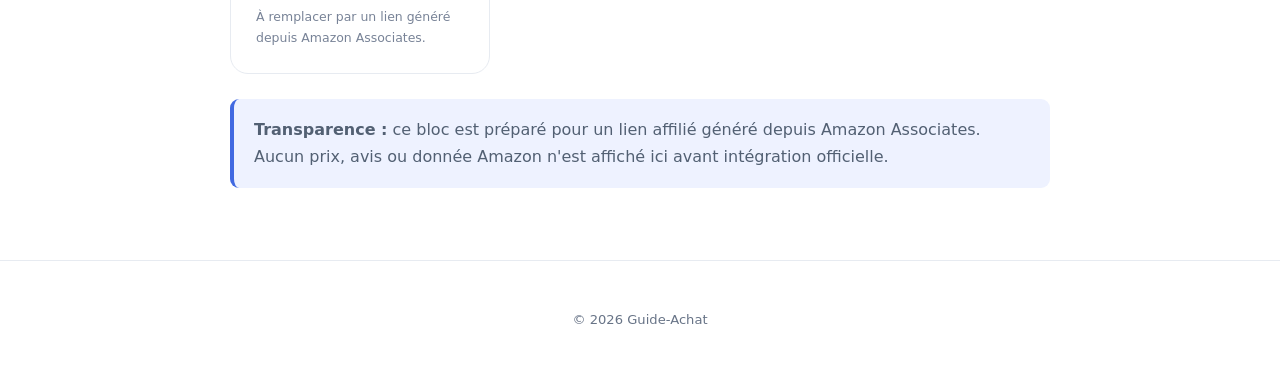
<file: guide-mobile.html>
<!doctype html><html lang="fr"><head><meta charset="utf-8"><meta name="viewport" content="width=device-width,initial-scale=1"><title>Quels accessoires choisir pour son smartphone ? — Guide-Achat</title><link rel="stylesheet" href="style.css"></head><body><header class="site-header"><div class="container nav"><a class="logo" href="index.html">Guide<span>-Achat</span></a><nav class="navlinks"><a href="index.html#guides">Guides</a><a href="index.html#produits">Produits</a></nav></div></header><main class="section article-page"><div class="container narrow"><a class="back" href="index.html#guides">← Tous les guides</a><p class="eyebrow" style="margin-top:25px">MOBILE</p><h1>Quels accessoires choisir pour son smartphone ?</h1><h2>Charge</h2><p>Vérifie le connecteur et les besoins de puissance de ton appareil.</p><h2>Câbles</h2><p>Compatibilité, longueur, robustesse et norme prise en charge comptent plus que l&#x27;apparence.</p><h2>Protection</h2><p>Une coque ou une protection d&#x27;écran doit correspondre au modèle exact du téléphone.</p><h2>Mobilité</h2><p>Pour les déplacements, pense à l&#x27;encombrement, au poids et au rangement.</p><h2>Produit à découvrir</h2><div class="product-grid"><article class="product"><div class="ph">Emplacement produit</div><h3>Produit à sélectionner</h3><p>Emplacement pour un produit pertinent à ce guide.</p><a class="amazon-slot" href="#">Lien Amazon à ajouter</a><div class="amazon-note">À remplacer par un lien généré depuis Amazon Associates.</div></article></div><div class="notice" style="margin-top:25px"><strong>Transparence :</strong> ce bloc est préparé pour un lien affilié généré depuis Amazon Associates. Aucun prix, avis ou donnée Amazon n'est affiché ici avant intégration officielle.</div></div></main><footer><p class="copyright">© 2026 Guide-Achat</p></footer></body></html>
</file>
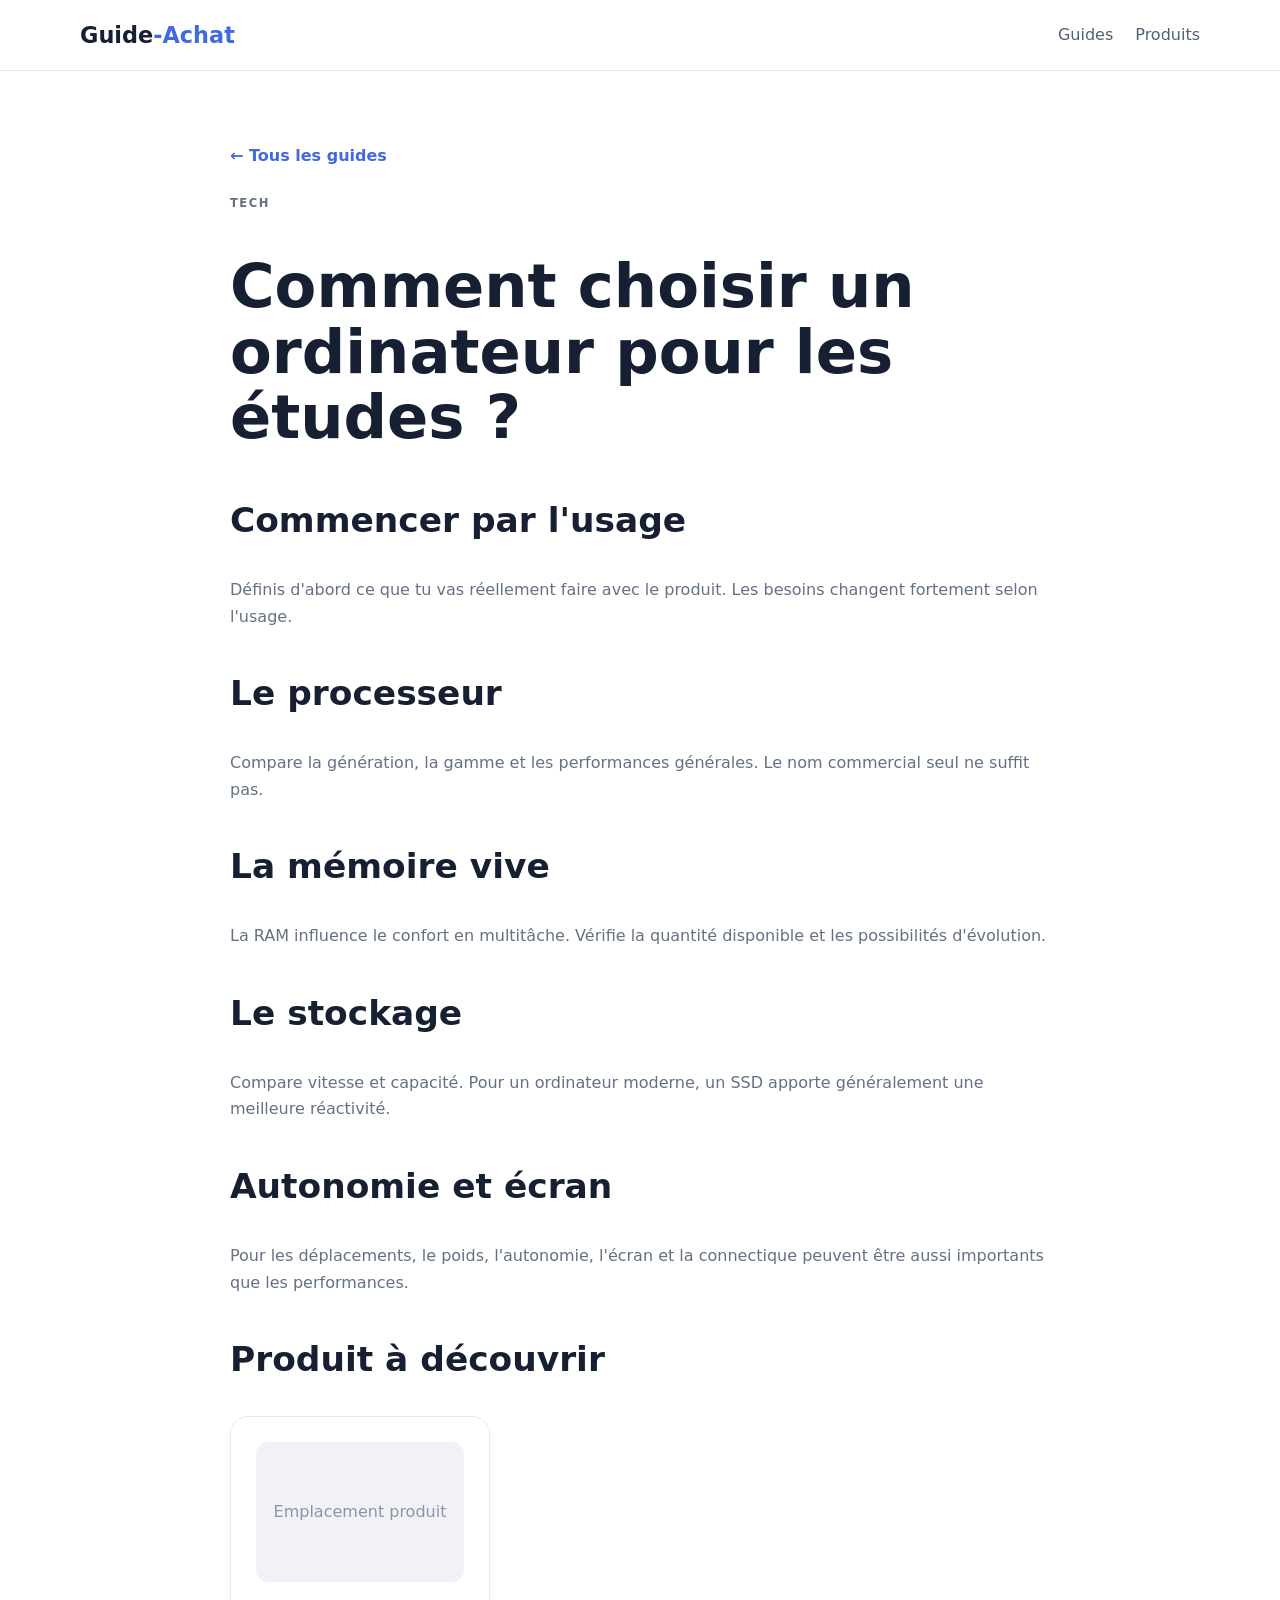
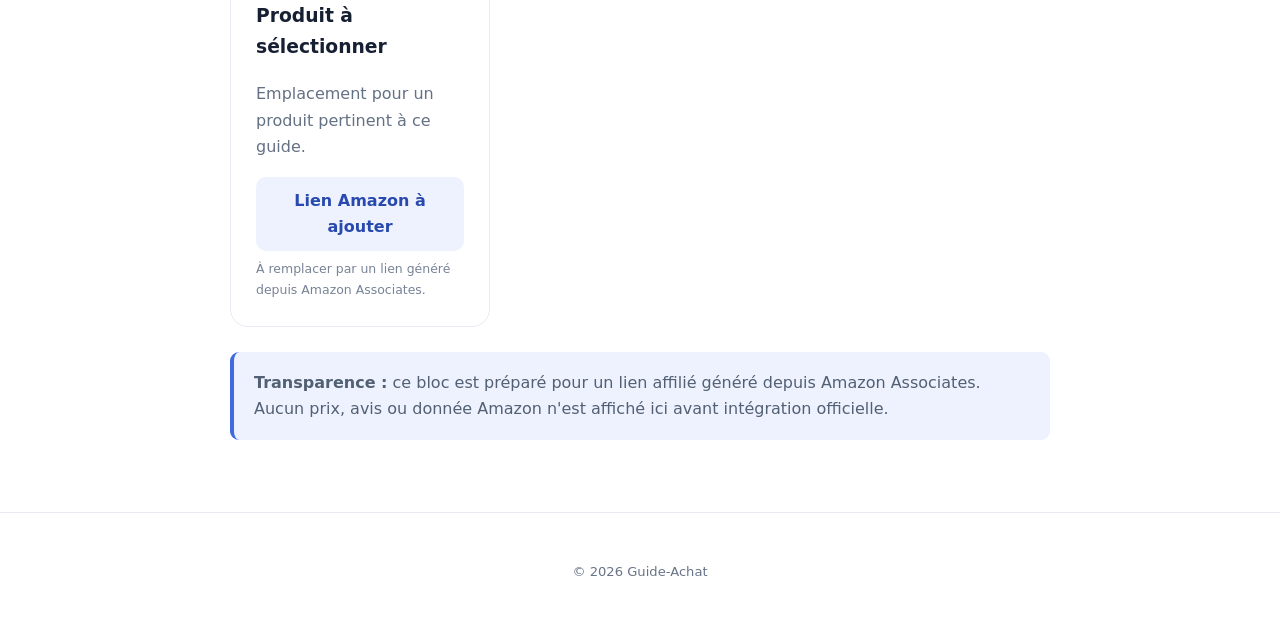
<file: guide-ordinateur.html>
<!doctype html><html lang="fr"><head><meta charset="utf-8"><meta name="viewport" content="width=device-width,initial-scale=1"><title>Comment choisir un ordinateur pour les études ? — Guide-Achat</title><link rel="stylesheet" href="style.css"></head><body><header class="site-header"><div class="container nav"><a class="logo" href="index.html">Guide<span>-Achat</span></a><nav class="navlinks"><a href="index.html#guides">Guides</a><a href="index.html#produits">Produits</a></nav></div></header><main class="section article-page"><div class="container narrow"><a class="back" href="index.html#guides">← Tous les guides</a><p class="eyebrow" style="margin-top:25px">TECH</p><h1>Comment choisir un ordinateur pour les études ?</h1><h2>Commencer par l&#x27;usage</h2><p>Définis d&#x27;abord ce que tu vas réellement faire avec le produit. Les besoins changent fortement selon l&#x27;usage.</p><h2>Le processeur</h2><p>Compare la génération, la gamme et les performances générales. Le nom commercial seul ne suffit pas.</p><h2>La mémoire vive</h2><p>La RAM influence le confort en multitâche. Vérifie la quantité disponible et les possibilités d&#x27;évolution.</p><h2>Le stockage</h2><p>Compare vitesse et capacité. Pour un ordinateur moderne, un SSD apporte généralement une meilleure réactivité.</p><h2>Autonomie et écran</h2><p>Pour les déplacements, le poids, l&#x27;autonomie, l&#x27;écran et la connectique peuvent être aussi importants que les performances.</p><h2>Produit à découvrir</h2><div class="product-grid"><article class="product"><div class="ph">Emplacement produit</div><h3>Produit à sélectionner</h3><p>Emplacement pour un produit pertinent à ce guide.</p><a class="amazon-slot" href="#">Lien Amazon à ajouter</a><div class="amazon-note">À remplacer par un lien généré depuis Amazon Associates.</div></article></div><div class="notice" style="margin-top:25px"><strong>Transparence :</strong> ce bloc est préparé pour un lien affilié généré depuis Amazon Associates. Aucun prix, avis ou donnée Amazon n'est affiché ici avant intégration officielle.</div></div></main><footer><p class="copyright">© 2026 Guide-Achat</p></footer></body></html>
</file>
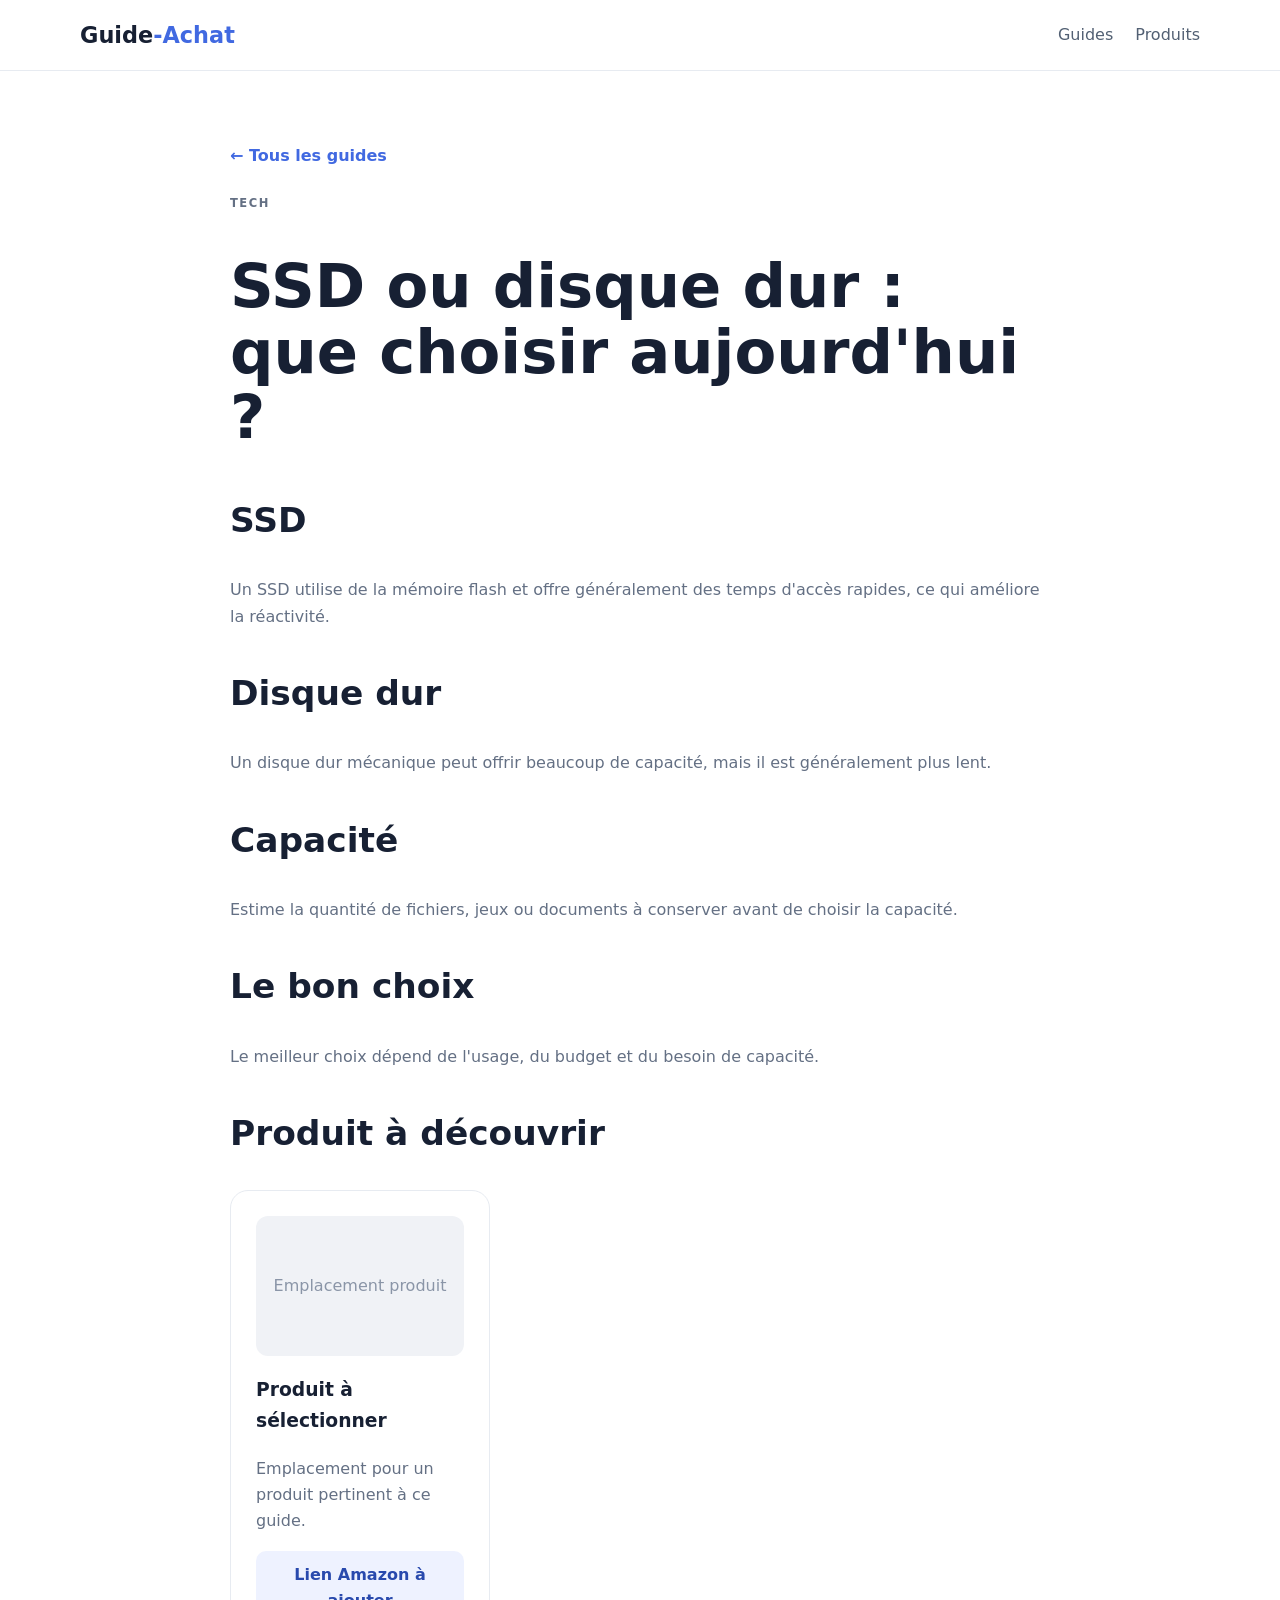
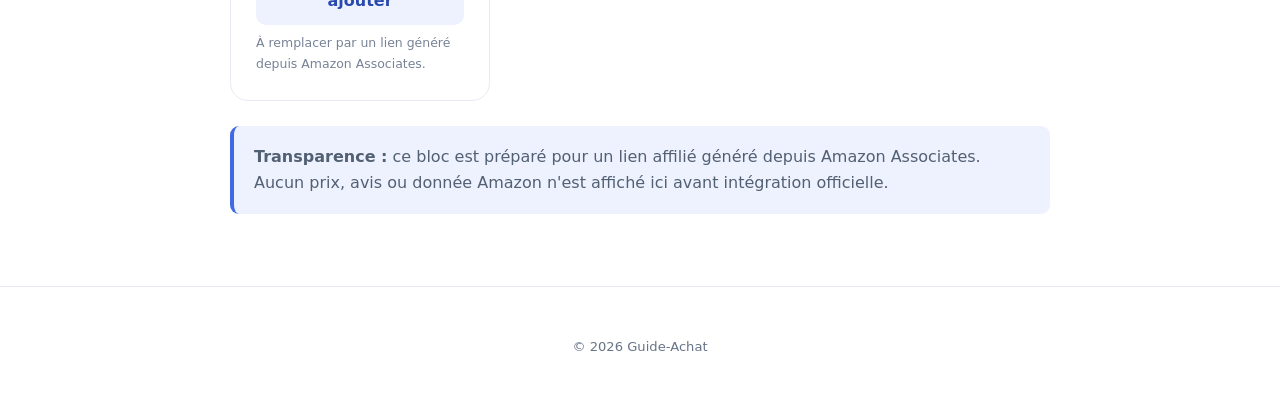
<file: guide-stockage.html>
<!doctype html><html lang="fr"><head><meta charset="utf-8"><meta name="viewport" content="width=device-width,initial-scale=1"><title>SSD ou disque dur : que choisir aujourd&#x27;hui ? — Guide-Achat</title><link rel="stylesheet" href="style.css"></head><body><header class="site-header"><div class="container nav"><a class="logo" href="index.html">Guide<span>-Achat</span></a><nav class="navlinks"><a href="index.html#guides">Guides</a><a href="index.html#produits">Produits</a></nav></div></header><main class="section article-page"><div class="container narrow"><a class="back" href="index.html#guides">← Tous les guides</a><p class="eyebrow" style="margin-top:25px">TECH</p><h1>SSD ou disque dur : que choisir aujourd&#x27;hui ?</h1><h2>SSD</h2><p>Un SSD utilise de la mémoire flash et offre généralement des temps d&#x27;accès rapides, ce qui améliore la réactivité.</p><h2>Disque dur</h2><p>Un disque dur mécanique peut offrir beaucoup de capacité, mais il est généralement plus lent.</p><h2>Capacité</h2><p>Estime la quantité de fichiers, jeux ou documents à conserver avant de choisir la capacité.</p><h2>Le bon choix</h2><p>Le meilleur choix dépend de l&#x27;usage, du budget et du besoin de capacité.</p><h2>Produit à découvrir</h2><div class="product-grid"><article class="product"><div class="ph">Emplacement produit</div><h3>Produit à sélectionner</h3><p>Emplacement pour un produit pertinent à ce guide.</p><a class="amazon-slot" href="#">Lien Amazon à ajouter</a><div class="amazon-note">À remplacer par un lien généré depuis Amazon Associates.</div></article></div><div class="notice" style="margin-top:25px"><strong>Transparence :</strong> ce bloc est préparé pour un lien affilié généré depuis Amazon Associates. Aucun prix, avis ou donnée Amazon n'est affiché ici avant intégration officielle.</div></div></main><footer><p class="copyright">© 2026 Guide-Achat</p></footer></body></html>
</file>
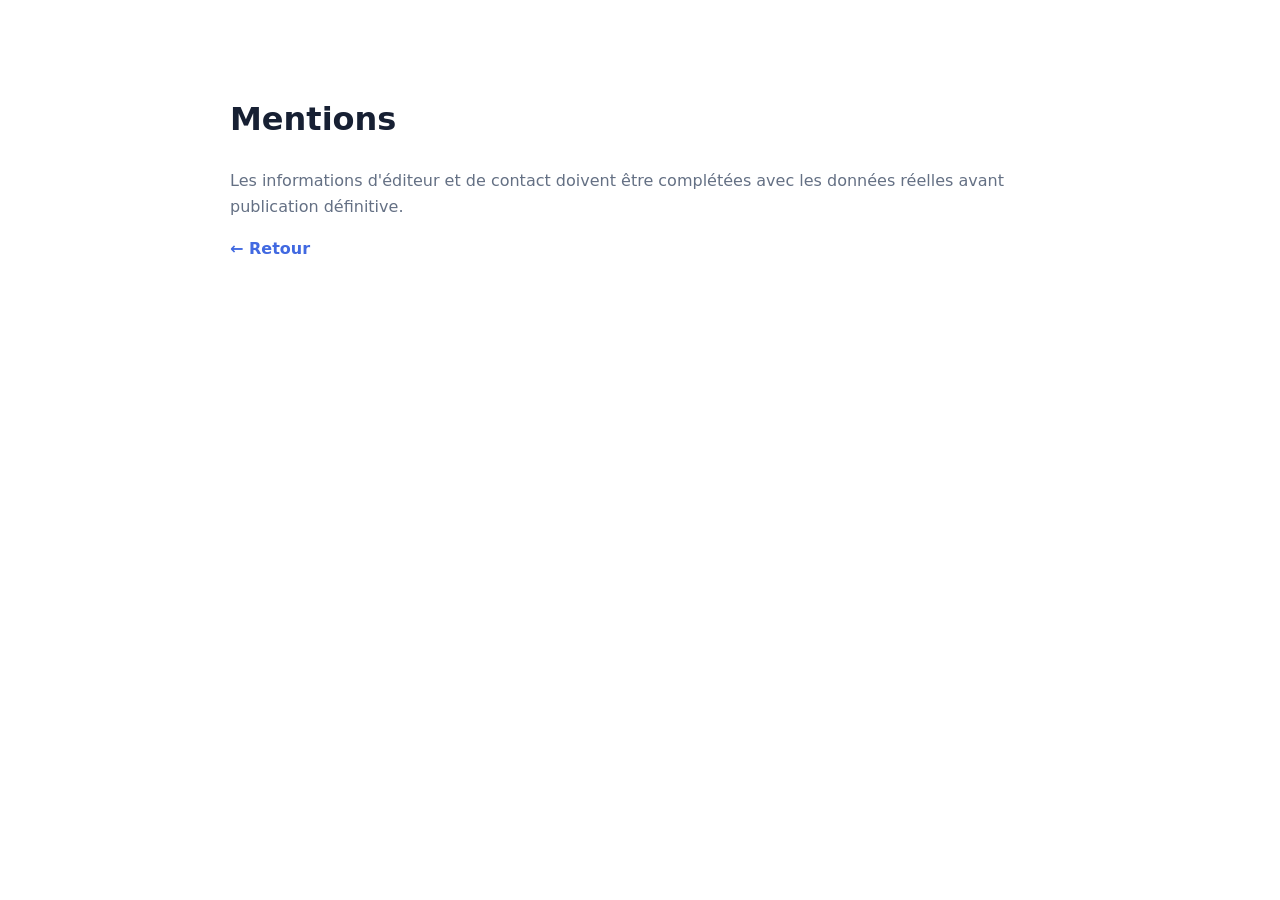
<file: mentions.html>
<!doctype html><html lang="fr"><head><meta charset="utf-8"><meta name="viewport" content="width=device-width,initial-scale=1"><title>Mentions — Guide-Achat</title><link rel="stylesheet" href="style.css"></head><body><main class="section"><div class="container narrow"><h1>Mentions</h1><p>Les informations d'éditeur et de contact doivent être complétées avec les données réelles avant publication définitive.</p><p><a class="back" href="index.html">← Retour</a></p></div></main></body></html>
</file>
<file: style.css>
*{box-sizing:border-box}body{margin:0;font-family:system-ui,-apple-system,Segoe UI,sans-serif;color:#172033;line-height:1.65}a{color:inherit}.container{width:min(1120px,92%);margin:auto}.topbar{background:#172033;color:#fff;font-size:.82rem;padding:8px 0}.site-header{position:sticky;top:0;background:#fff;border-bottom:1px solid #e7ebf1;z-index:5}.nav{height:70px;display:flex;align-items:center;justify-content:space-between}.logo{font-size:1.4rem;font-weight:900;text-decoration:none}.logo span,.eyebrow,.read{color:#4169e1}.navlinks{display:flex;gap:22px}.navlinks a{text-decoration:none;color:#526073}.hero{padding:85px 0;background:linear-gradient(135deg,#f2f5ff,#fff)}.hero-grid{display:grid;grid-template-columns:1.45fr .85fr;gap:50px;align-items:center}.eyebrow{font-size:.72rem;font-weight:900;letter-spacing:.13em;text-transform:uppercase}.hero h1{font-size:clamp(2.5rem,6vw,5rem);line-height:1.02;letter-spacing:-.05em}.lead{font-size:1.15rem;color:#647084}.button{display:inline-block;background:#172033;color:#fff;padding:13px 19px;border-radius:12px;text-decoration:none;font-weight:800}.hero-panel,.card,.article,.product{background:#fff;border:1px solid #e7ebf1;border-radius:18px;padding:25px}.hero-panel{box-shadow:0 20px 50px #17203318}.checks{display:grid;gap:12px}.check{color:#526073}.section{padding:72px 0}.soft{background:#f6f8fc}.section h2{font-size:2.15rem}.cards,.articles,.product-grid{display:grid;grid-template-columns:repeat(3,1fr);gap:20px}.articles{grid-template-columns:repeat(2,1fr)}.card p,.article p,.product p,.narrow p{color:#647084}.tag{font-size:.7rem;font-weight:900;color:#4169e1;letter-spacing:.12em}.article h3{font-size:1.3rem}.read{text-decoration:none;font-weight:800}.ph{height:140px;background:#f0f2f6;border-radius:12px;display:grid;place-items:center;color:#8a95a7}.amazon-slot{display:block;background:#eef2ff;color:#2849ad;padding:11px;text-align:center;border-radius:10px;text-decoration:none;font-weight:800;margin-top:15px}.amazon-note{font-size:.78rem;color:#788397;margin-top:8px}.notice{padding:18px 20px;background:#eef2ff;border-left:4px solid #4169e1;border-radius:9px;color:#526073}.narrow{max-width:820px}.article-page h1{font-size:clamp(2.2rem,5vw,3.8rem);line-height:1.08}.article-page h2{margin-top:35px}.back{color:#4169e1;font-weight:800;text-decoration:none}footer{border-top:1px solid #e7ebf1;padding:35px 0;color:#687487}.footer-grid{display:flex;justify-content:space-between}.footer-links{display:flex;gap:18px}.copyright{text-align:center;font-size:.82rem}@media(max-width:780px){.navlinks{display:none}.hero-grid,.cards,.articles,.product-grid{grid-template-columns:1fr}.hero{padding:60px 0}.section{padding:55px 0}.footer-grid{display:block}.footer-links{margin-top:15px;flex-wrap:wrap}}
</file>
